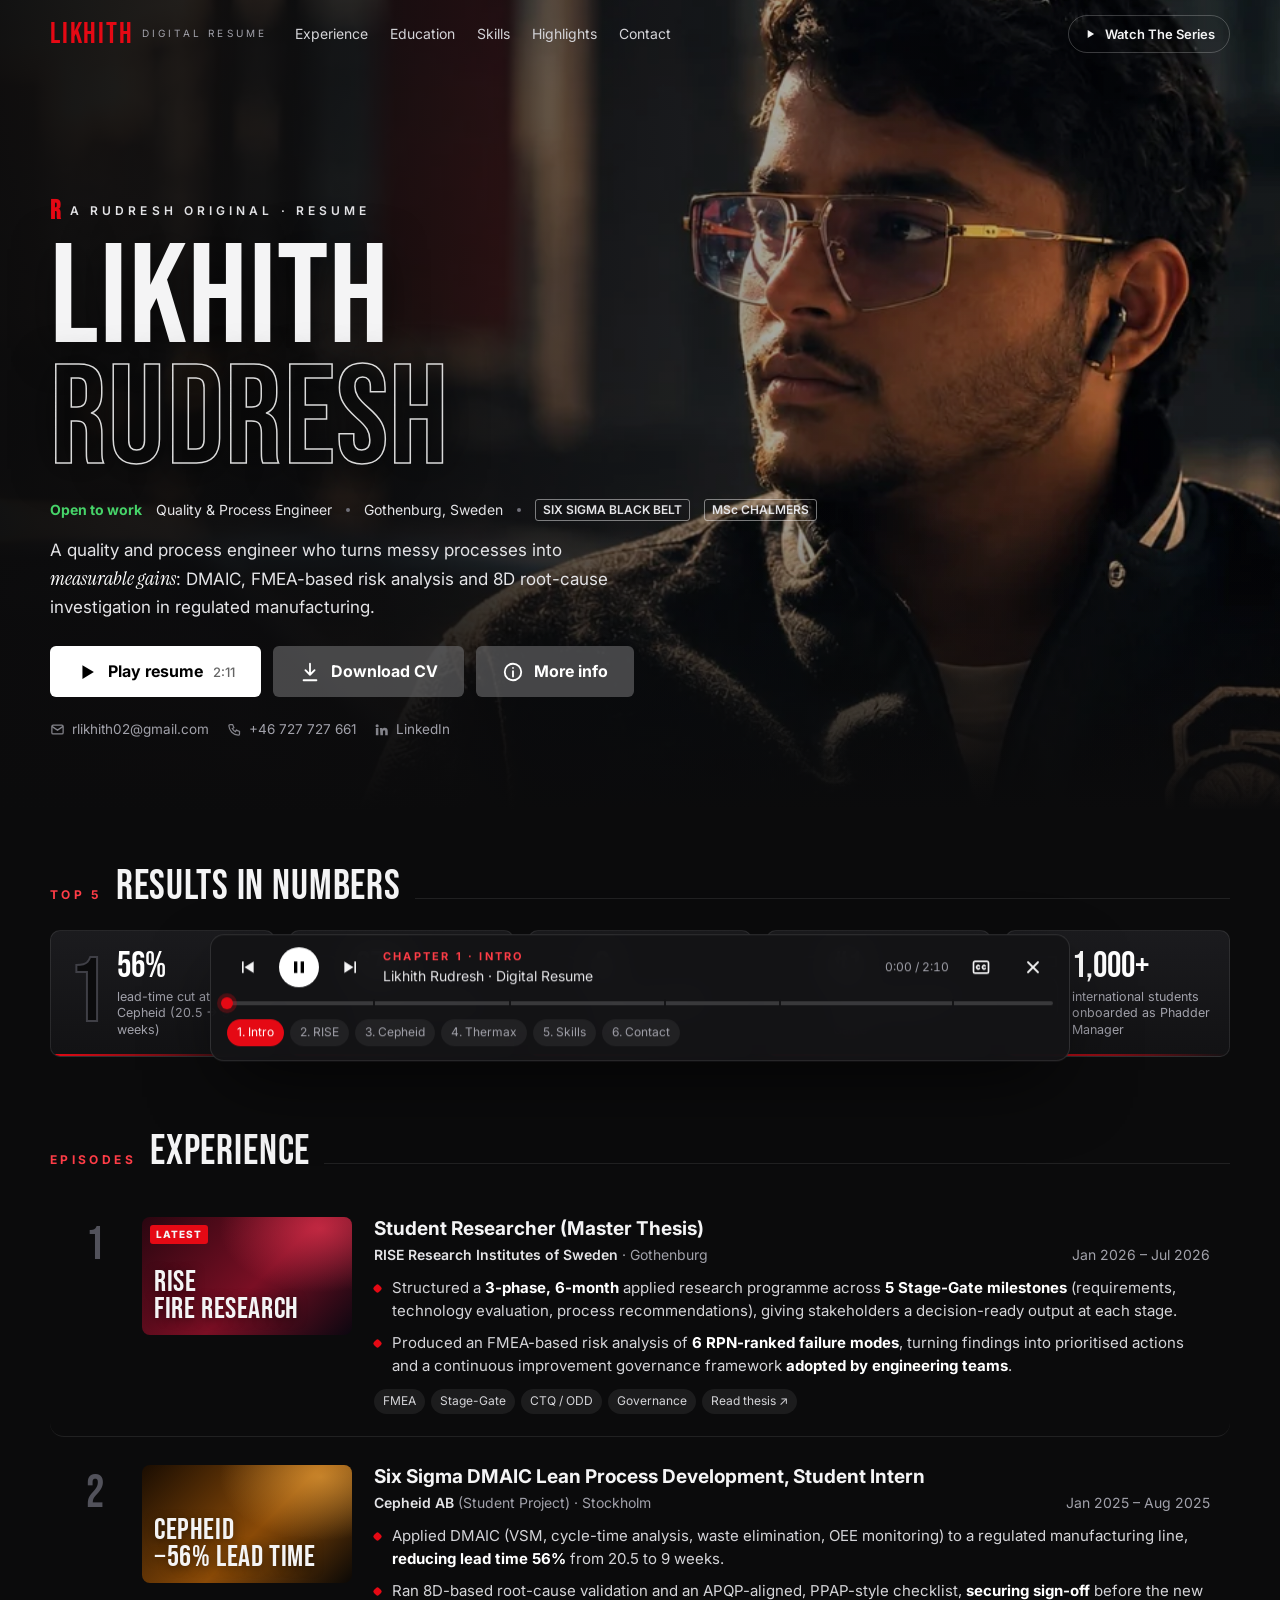
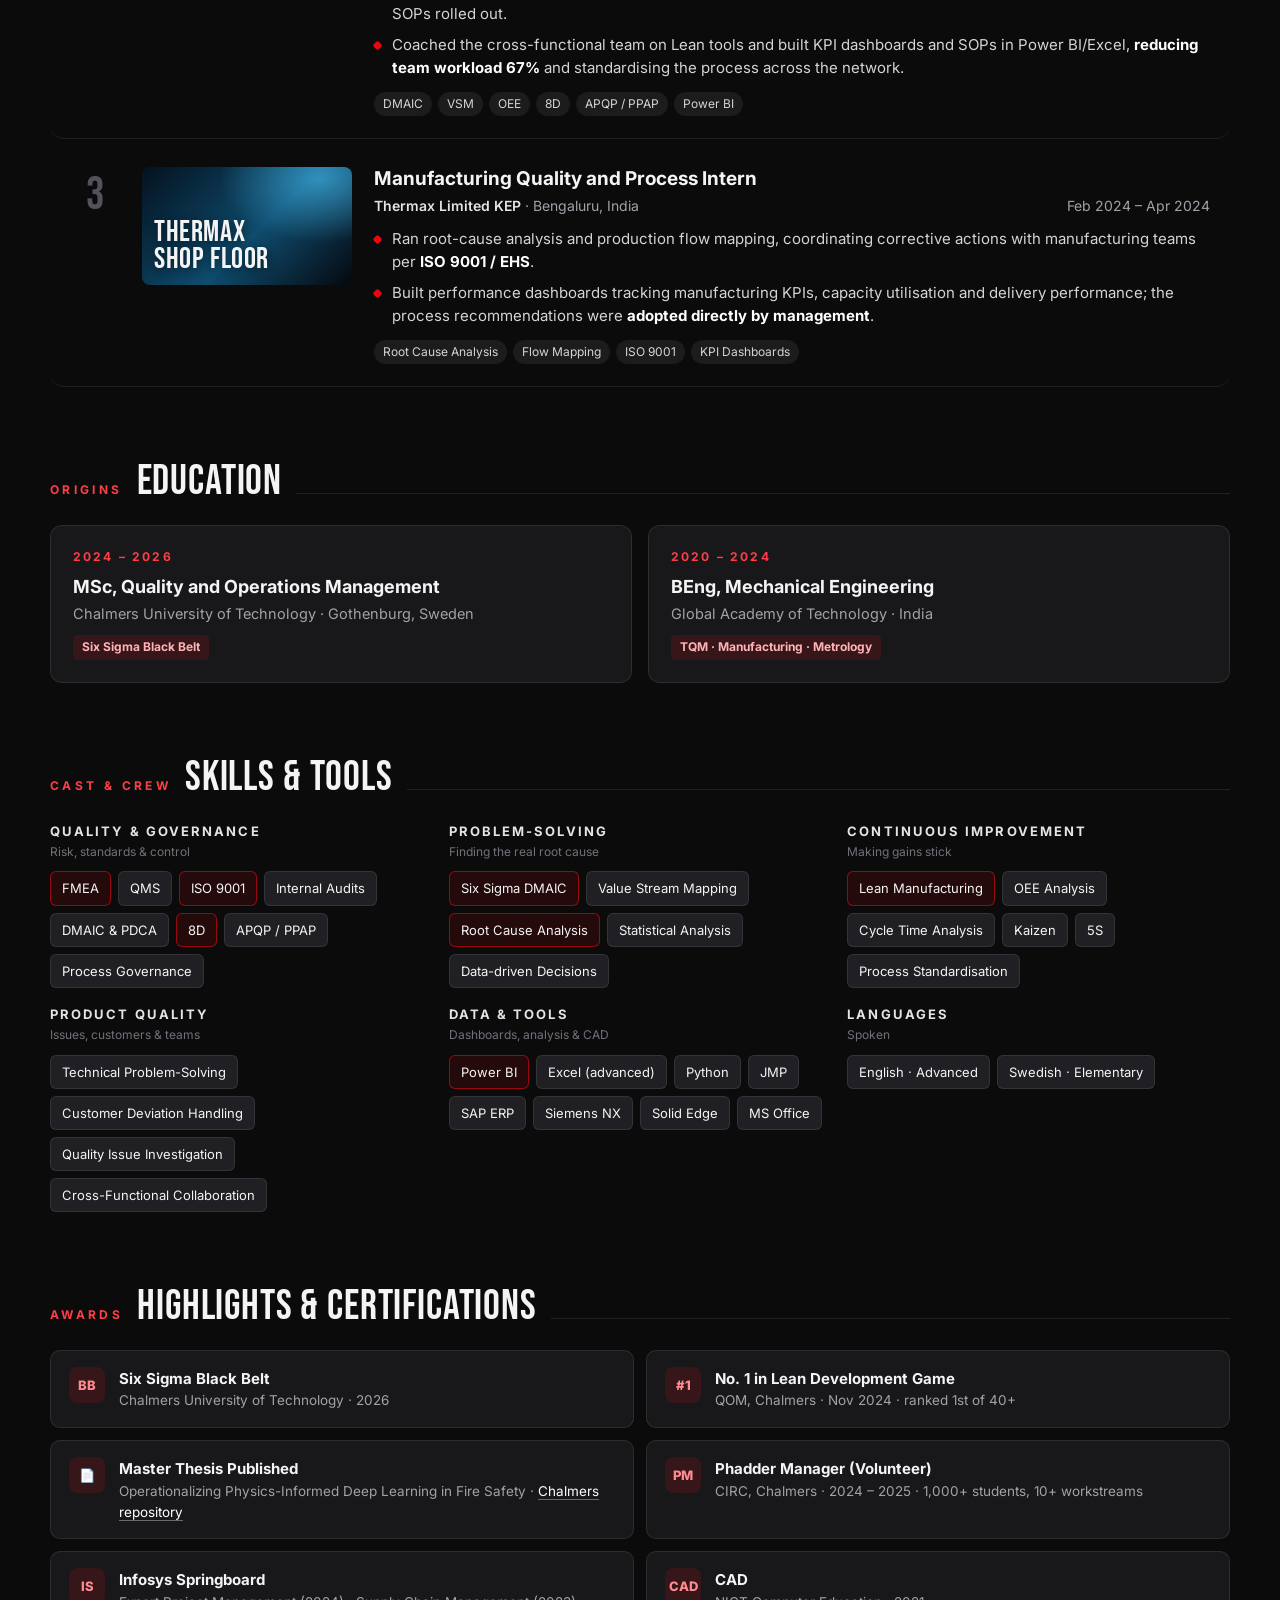
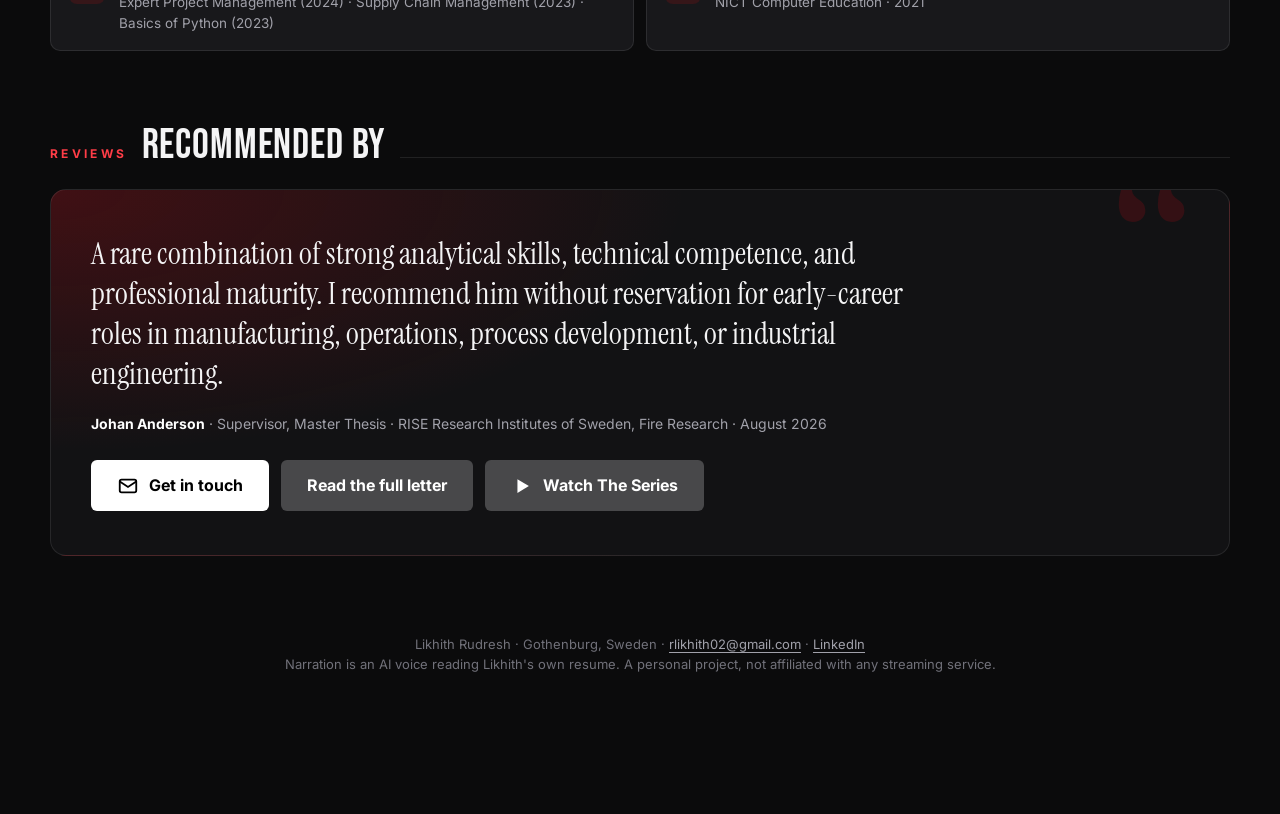
<file: index.html>
<!DOCTYPE html>
<html lang="en">
<head>
<meta charset="utf-8" />
<meta name="viewport" content="width=device-width, initial-scale=1" />
<title>Likhith Rudresh · Digital Resume</title>
<meta name="description" content="Likhith Rudresh, Quality & Process Engineer in Gothenburg. MSc Quality and Operations Management (Chalmers), Six Sigma Black Belt. Press play to hear the resume." />
<meta property="og:title" content="Likhith Rudresh · Digital Resume" />
<meta property="og:description" content="Quality & Process Engineer · Six Sigma Black Belt · MSc Chalmers. Press play to hear the resume." />
<meta property="og:image" content="https://rlikhith02.github.io/series/assets/og-image.jpg" />
<meta property="og:url" content="https://rlikhith02.github.io/" />
<meta name="twitter:card" content="summary_large_image" />
<meta name="theme-color" content="#0b0b0c" />
<link rel="icon" href="series/favicon.svg" type="image/svg+xml" />
<link rel="preconnect" href="https://fonts.googleapis.com" />
<link rel="preconnect" href="https://fonts.gstatic.com" crossorigin />
<link href="https://fonts.googleapis.com/css2?family=Bebas+Neue&family=Instrument+Serif:ital@0;1&family=Inter:wght@300;400;500;600;700;800&display=swap" rel="stylesheet" />
<style>
:root{
  --bg:#0b0b0c; --bg2:#141416; --card:#18181b; --line:rgba(255,255,255,.09);
  --text:#f4f4f5; --mute:#a1a1aa; --dim:#71717a;
  --red:#e50914; --red2:#ff3d47; --glow:rgba(229,9,20,.45);
  --display:'Bebas Neue',Oswald,Impact,sans-serif; --serif:'Instrument Serif',Georgia,serif;
  --sans:'Inter',ui-sans-serif,system-ui,-apple-system,sans-serif;
}
*{box-sizing:border-box;margin:0;padding:0}
html{scroll-behavior:smooth;overflow-x:clip}
body{background:var(--bg);color:var(--text);font-family:var(--sans);line-height:1.55;-webkit-font-smoothing:antialiased;overflow-x:clip}
a{color:inherit;text-decoration:none}
button{font:inherit;color:inherit;background:none;border:0;cursor:pointer}
.wrap{width:min(1180px,100% - 40px);margin-inline:auto}
:focus-visible{outline:2px solid var(--red2);outline-offset:3px;border-radius:6px}

/* nav */
.nav{position:fixed;inset:0 0 auto;z-index:40;transition:background .3s,backdrop-filter .3s}
.nav.solid{background:rgba(11,11,12,.86);backdrop-filter:blur(12px);border-bottom:1px solid var(--line)}
.nav .wrap{display:flex;align-items:center;gap:28px;height:68px}
.logo{font-family:var(--display);font-size:30px;letter-spacing:.06em;color:var(--red);line-height:1}
.logo small{font-family:var(--sans);font-size:10px;letter-spacing:.32em;color:var(--mute);margin-left:8px;vertical-align:middle}
.nav ul{display:flex;gap:22px;list-style:none;font-size:14px;color:#d4d4d8}
.nav ul a:hover{color:#fff}
.nav .sp{flex:1}
.pill{display:inline-flex;align-items:center;gap:8px;padding:8px 14px;border-radius:999px;border:1px solid rgba(255,255,255,.22);font-size:13px;font-weight:600;transition:.2s}
.pill:hover{background:#fff;color:#000}

/* hero */
.hero{position:relative;min-height:min(90vh,820px);display:flex;align-items:flex-end;overflow:hidden}
.hero picture img{position:absolute;inset:0;width:100%;height:100%;object-fit:cover;object-position:0% 30%;filter:brightness(.88) saturate(1.05);transform:scale(1.04);animation:kb 26s ease-in-out infinite alternate}
@keyframes kb{to{transform:scale(1.12) translateX(-1.5%)}}
.hero::before{content:"";position:absolute;inset:0;z-index:1;background:
  linear-gradient(90deg,rgba(11,11,12,.97) 0%,rgba(11,11,12,.82) 30%,rgba(11,11,12,.25) 62%,rgba(11,11,12,.05) 100%),
  linear-gradient(0deg,var(--bg) 0%,rgba(11,11,12,0) 38%),
  radial-gradient(60% 50% at 0% 100%,rgba(229,9,20,.28),transparent 70%)}
.hero .wrap{position:relative;z-index:2;padding:140px 0 70px}
.orig{display:flex;align-items:center;gap:10px;font-size:12px;letter-spacing:.34em;color:#e4e4e7;font-weight:600}
.orig b{font-family:var(--display);font-size:26px;letter-spacing:0;color:var(--red);line-height:1}
h1{font-family:var(--display);font-weight:400;font-size:clamp(64px,11vw,148px);line-height:.86;letter-spacing:.01em;margin:14px 0 18px;text-shadow:0 6px 40px rgba(0,0,0,.6)}
h1 span{display:block;color:transparent;-webkit-text-stroke:1.5px rgba(255,255,255,.85)}
.meta{display:flex;flex-wrap:wrap;align-items:center;gap:10px 14px;font-size:14px;color:#e4e4e7;margin-bottom:16px}
.meta .new{color:#46d369;font-weight:700}
.meta .box{border:1px solid rgba(255,255,255,.45);padding:1px 7px;border-radius:3px;font-size:12px;font-weight:600}
.meta .dot{width:4px;height:4px;border-radius:50%;background:var(--dim)}
.syn{max-width:600px;font-size:17px;color:#e4e4e7;margin-bottom:26px}
.syn em{font-family:var(--serif);font-size:1.15em;color:#fff}
.cta{display:flex;flex-wrap:wrap;gap:12px;margin-bottom:22px}
.btn{display:inline-flex;align-items:center;gap:10px;padding:13px 26px;border-radius:6px;font-weight:700;font-size:16px;transition:transform .15s,background .2s}
.btn:active{transform:scale(.97)}
.btn.play{background:#fff;color:#000}
.btn.play:hover{background:rgba(255,255,255,.82)}
.btn.sec{background:rgba(109,109,110,.6);color:#fff}
.btn.sec:hover{background:rgba(109,109,110,.42)}
.btn svg{width:22px;height:22px}
.btn .t{font-weight:500;font-size:13px;opacity:.6}
.contact{display:flex;flex-wrap:wrap;gap:8px 18px;font-size:13.5px;color:var(--mute)}
.contact a{display:inline-flex;align-items:center;gap:7px}
.contact a:hover{color:#fff}
.contact svg{width:15px;height:15px;opacity:.8}

/* sections */
section{padding:56px 0 18px;scroll-margin-top:80px}
.sh{display:flex;align-items:baseline;gap:14px;margin-bottom:22px}
.sh h2{font-family:var(--display);font-weight:400;font-size:clamp(30px,4vw,42px);letter-spacing:.02em;line-height:1}
.sh .k{font-size:12px;letter-spacing:.28em;color:var(--red2);font-weight:700;text-transform:uppercase}
.sh .ln{flex:1;height:1px;background:var(--line)}
.chap{border-radius:14px;transition:box-shadow .4s,background .4s}
.chap.live{box-shadow:0 0 0 1px rgba(229,9,20,.55),0 18px 60px -20px var(--glow);background:rgba(229,9,20,.045)}

/* top numbers */
.top{display:grid;grid-template-columns:repeat(5,1fr);gap:14px}
.num{position:relative;display:flex;align-items:center;gap:6px;padding:18px 16px 18px 8px;border-radius:10px;background:linear-gradient(180deg,#1b1b1e,#121214);border:1px solid var(--line);overflow:hidden}
.num i{font-style:normal;font-family:var(--display);font-size:92px;line-height:.8;color:var(--bg);-webkit-text-stroke:2px #3f3f46;margin-right:-4px;flex:none;width:56px;text-align:center}
.num b{display:block;font-family:var(--display);font-weight:400;font-size:36px;line-height:1;color:#fff}
.num span{font-size:12.5px;color:var(--mute);line-height:1.3;display:block;margin-top:4px}
.num::after{content:"";position:absolute;inset:auto 0 0 0;height:2px;background:linear-gradient(90deg,var(--red),transparent)}

/* episodes */
.eps{display:flex;flex-direction:column;gap:6px}
.ep{display:grid;grid-template-columns:50px 210px 1fr;gap:22px;padding:22px 20px;border-radius:14px;border-bottom:1px solid var(--line);align-items:start}
.ep .n{font-family:var(--display);font-size:46px;color:#52525b;line-height:1;text-align:center;padding-top:6px}
.thumb{position:relative;aspect-ratio:16/9;border-radius:8px;overflow:hidden;background:var(--g);display:flex;align-items:flex-end;padding:12px;isolation:isolate}
.thumb::before{content:"";position:absolute;inset:0;background:radial-gradient(80% 90% at 85% 10%,var(--a),transparent 60%);opacity:.55;z-index:-1}
.thumb strong{font-family:var(--display);font-weight:400;font-size:30px;line-height:.9;letter-spacing:.02em;text-shadow:0 2px 10px rgba(0,0,0,.5)}
.thumb .bar{position:absolute;left:0;bottom:0;height:3px;width:var(--p,0%);background:var(--red);transition:width .3s linear}
.thumb .badge{position:absolute;top:8px;left:8px;font-size:10px;font-weight:800;letter-spacing:.1em;background:var(--red);padding:2px 6px;border-radius:3px}
.ep h3{font-size:19px;font-weight:700;line-height:1.3}
.ep .who{display:flex;flex-wrap:wrap;justify-content:space-between;gap:4px 14px;color:var(--mute);font-size:14px;margin:3px 0 10px}
.ep .who b{color:#e4e4e7;font-weight:600}
.ep ul{list-style:none;display:flex;flex-direction:column;gap:8px}
.ep li{position:relative;padding-left:18px;color:#d4d4d8;font-size:15px}
.ep li::before{content:"";position:absolute;left:0;top:.62em;width:7px;height:7px;border-radius:2px;background:var(--red);transform:rotate(45deg)}
.ep li mark{background:none;color:#fff;font-weight:700}
.tags{display:flex;flex-wrap:wrap;gap:6px;margin-top:12px}
.tag{font-size:12px;padding:3px 9px;border-radius:999px;background:rgba(255,255,255,.07);color:#d4d4d8}

/* edu + skills */
.two{display:grid;grid-template-columns:1fr 1fr;gap:16px}
.card{padding:22px;border-radius:12px;background:var(--card);border:1px solid var(--line)}
.card .yr{font-size:12px;letter-spacing:.18em;color:var(--red2);font-weight:700}
.card h3{font-size:18px;margin:6px 0 2px}
.card p{color:var(--mute);font-size:14.5px}
.card .ch{display:inline-block;margin-top:10px;font-size:12px;font-weight:700;padding:3px 9px;border-radius:4px;background:rgba(229,9,20,.14);color:#ffb3b7}
.skills{display:grid;grid-template-columns:repeat(3,1fr);gap:16px;padding:16px;margin:-16px}
.sk h4{font-size:13px;letter-spacing:.16em;text-transform:uppercase;color:#e4e4e7;margin-bottom:10px}
.sk h4 small{display:block;font-size:12px;letter-spacing:0;text-transform:none;color:var(--dim);font-weight:400;margin-top:2px}
.chips{display:flex;flex-wrap:wrap;gap:7px}
.chip{font-size:13px;padding:6px 11px;border-radius:6px;background:#202024;border:1px solid var(--line);transition:.2s}
.chip.hot{border-color:rgba(229,9,20,.6);background:rgba(229,9,20,.12)}
.chip:hover{border-color:rgba(255,255,255,.35)}

/* awards */
.awards{display:grid;grid-template-columns:1fr 1fr;gap:12px}
.aw{display:flex;gap:14px;align-items:flex-start;padding:16px 18px;border-radius:10px;background:var(--card);border:1px solid var(--line)}
.aw .ic{flex:none;width:36px;height:36px;border-radius:8px;display:grid;place-items:center;background:rgba(229,9,20,.14);color:#ff8a90;font-weight:800;font-size:13px}
.aw h4{font-size:15px}
.aw p{font-size:13.5px;color:var(--mute)}
.aw a{color:#fff;text-decoration:underline;text-decoration-color:rgba(255,255,255,.35);text-underline-offset:3px}

/* quote */
.quote{position:relative;padding:44px 40px;border-radius:16px;background:radial-gradient(90% 120% at 0% 0%,rgba(229,9,20,.22),transparent 60%),#121214;border:1px solid var(--line);overflow:hidden}
.quote::before{content:"\201C";position:absolute;top:-40px;right:24px;font-family:var(--serif);font-size:260px;color:rgba(229,9,20,.16);line-height:1}
.quote blockquote{font-family:var(--serif);font-size:clamp(22px,2.6vw,31px);line-height:1.3;max-width:860px}
.quote cite{display:block;margin-top:18px;font-style:normal;color:var(--mute);font-size:14px}
.quote cite b{color:#fff}
.endcta{display:flex;flex-wrap:wrap;gap:12px;margin-top:26px}

footer{padding:60px 0 140px;color:var(--dim);font-size:13px;text-align:center}
footer a{color:var(--mute);text-decoration:underline;text-underline-offset:3px}

/* player */
.player{position:fixed;left:50%;bottom:16px;z-index:50;width:min(860px,100% - 24px);transform:translate(-50%,140%);transition:transform .45s cubic-bezier(.2,.8,.2,1);background:rgba(20,20,22,.94);backdrop-filter:blur(16px);border:1px solid rgba(255,255,255,.12);border-radius:14px;box-shadow:0 30px 80px -20px rgba(0,0,0,.8);padding:12px 16px 14px}
.player.on{transform:translate(-50%,0)}
.prow{display:flex;align-items:center;gap:12px}
.pbtn{width:40px;height:40px;border-radius:50%;display:grid;place-items:center;flex:none;transition:background .2s}
.pbtn:hover{background:rgba(255,255,255,.1)}
.pbtn.main{background:#fff;color:#000}
.pbtn.main:hover{background:#ddd}
.pbtn svg{width:20px;height:20px}
.pinfo{flex:1;min-width:0}
.pinfo .c{white-space:nowrap;overflow:hidden;text-overflow:ellipsis;font-size:11px;letter-spacing:.2em;color:var(--red2);font-weight:700;text-transform:uppercase}
.pinfo .s{font-size:14px;color:#e4e4e7;white-space:nowrap;overflow:hidden;text-overflow:ellipsis}
.ptime{font-size:12px;color:var(--mute);font-variant-numeric:tabular-nums;flex:none}
.track{position:relative;height:16px;margin-top:8px;cursor:pointer;touch-action:none}
.track .rail{position:absolute;left:0;right:0;top:6px;height:4px;border-radius:4px;background:rgba(255,255,255,.16);overflow:hidden}
.track .fill{position:absolute;inset:0 auto 0 0;width:0;background:var(--red)}
.track .tick{position:absolute;top:4px;width:2px;height:8px;background:rgba(20,20,22,.95)}
.track .knob{position:absolute;top:2px;width:12px;height:12px;margin-left:-6px;border-radius:50%;background:var(--red);box-shadow:0 0 0 4px rgba(229,9,20,.25);left:0}
.chaps{display:flex;gap:6px;margin-top:8px;overflow-x:auto;scrollbar-width:none}
.chaps::-webkit-scrollbar{display:none}
.chaps button{font-size:12px;padding:4px 10px;border-radius:999px;background:rgba(255,255,255,.06);color:var(--mute);white-space:nowrap;flex:none}
.chaps button.on{background:var(--red);color:#fff}
.subs{position:fixed;left:50%;bottom:150px;z-index:49;transform:translateX(-50%);width:min(820px,100% - 32px);text-align:center;pointer-events:none;opacity:0;transition:opacity .3s}
.subs.on{opacity:1}
.subs span{display:inline;background:rgba(0,0,0,.78);padding:4px 10px;border-radius:4px;font-size:clamp(15px,1.8vw,19px);line-height:1.7;box-decoration-break:clone;-webkit-box-decoration-break:clone}

.rv{opacity:0;transform:translateY(22px);transition:opacity .7s ease,transform .7s ease}
.rv.in{opacity:1;transform:none}

@media (max-width:980px){
  .nav ul{display:none}
  .top{grid-template-columns:repeat(2,1fr)}
  .top .num:last-child{grid-column:span 2}
  .skills{grid-template-columns:1fr 1fr}
}
@media (max-width:720px){
  .hero{min-height:auto}
  .hero picture img{height:440px;object-position:46% 30%;animation:none;transform:none}
  .hero::before{background:linear-gradient(180deg,rgba(11,11,12,.35) 0px,rgba(11,11,12,0) 120px,rgba(11,11,12,.15) 230px,var(--bg) 430px),radial-gradient(70% 40% at 0% 100%,rgba(229,9,20,.22),transparent 70%)}
  .hero .wrap{padding:330px 0 40px}
  .logo small{display:none}
  .ep{grid-template-columns:1fr;gap:12px;padding:18px 6px}
  .ep .n{display:none}
  .thumb{max-width:none}
  .two,.awards,.skills{grid-template-columns:1fr}
  .quote{padding:32px 22px}
  .subs{bottom:178px}
  .btn{padding:12px 20px;font-size:15px}
  .pill span{display:none}
  .ptime,.pinfo .s{display:none}
  .prow{gap:6px}
  .player{padding:10px 12px 12px}
  .subs{bottom:160px}
}
@media (prefers-reduced-motion:reduce){
  .hero picture img{animation:none}
  .rv{opacity:1;transform:none;transition:none}
  html{scroll-behavior:auto}
}
@media print{
  body{background:#fff;color:#111}
  .nav,.player,.subs,.cta,.hero picture,.thumb,.ep .n,.endcta,footer,.num i{display:none!important}
  .hero{min-height:0}.hero::before{display:none}.hero .wrap{padding:0}
  h1{font-size:48px;text-shadow:none;margin:0 0 6px}h1 span{color:#111;-webkit-text-stroke:0}
  .orig,.meta,.syn,.contact,.ep li,.ep .who,.card p,.aw p,.quote cite,.num span{color:#333!important}
  .ep h3,.num b,.quote blockquote,.ep li mark{color:#111!important}
  .ep{grid-template-columns:1fr;padding:8px 0;break-inside:avoid}
  .card,.aw,.num,.quote,.chip{background:#fff!important;border-color:#ccc!important}
  .rv{opacity:1!important;transform:none!important}
  section{padding:16px 0 4px}
}
</style>
</head>
<body>

<header class="nav" id="nav">
  <div class="wrap">
    <a class="logo" href="#top">LIKHITH<small>DIGITAL RESUME</small></a>
    <ul>
      <li><a href="#experience">Experience</a></li>
      <li><a href="#education">Education</a></li>
      <li><a href="#skills">Skills</a></li>
      <li><a href="#awards">Highlights</a></li>
      <li><a href="#contact">Contact</a></li>
    </ul>
    <span class="sp"></span>
    <a class="pill" href="series/" title="Open the full portfolio">
      <svg width="14" height="14" viewBox="0 0 24 24" fill="currentColor"><path d="M8 5v14l11-7z"/></svg><span>Watch The Series</span>
    </a>
  </div>
</header>

<main id="top">
  <div class="hero chap" data-chap="intro" style="border-radius:0">
    <picture>
      <img src="series/assets/hero-wide-1400.webp" srcset="series/assets/hero-wide-800.webp 800w, series/assets/hero-wide-1400.webp 1400w, series/assets/hero-wide-2400.webp 2400w" sizes="100vw" alt="Likhith Rudresh" fetchpriority="high" />
    </picture>
    <div class="wrap">
      <div class="orig"><b>R</b> A RUDRESH ORIGINAL · RESUME</div>
      <h1>Likhith<span>Rudresh</span></h1>
      <div class="meta">
        <span class="new">Open to work</span>
        <span>Quality &amp; Process Engineer</span><span class="dot"></span>
        <span>Gothenburg, Sweden</span><span class="dot"></span>
        <span class="box">SIX SIGMA BLACK BELT</span>
        <span class="box">MSc CHALMERS</span>
      </div>
      <p class="syn">A quality and process engineer who turns messy processes into <em>measurable gains</em>: DMAIC, FMEA-based risk analysis and 8D root-cause investigation in regulated manufacturing.</p>
      <div class="cta">
        <button class="btn play" id="playBtn" aria-label="Play the narrated resume">
          <svg viewBox="0 0 24 24" fill="currentColor"><path d="M7 4.5v15l12.5-7.5z"/></svg>
          <span id="playLbl">Play resume</span><span class="t">2:11</span>
        </button>
        <a class="btn sec" href="series/assets/Likhith_Rudresh_Resume.pdf" download>
          <svg viewBox="0 0 24 24" fill="none" stroke="currentColor" stroke-width="2" stroke-linecap="round" stroke-linejoin="round"><path d="M12 3v12m0 0-5-5m5 5 5-5M5 21h14"/></svg>
          Download CV
        </a>
        <a class="btn sec" href="#contact">
          <svg viewBox="0 0 24 24" fill="none" stroke="currentColor" stroke-width="2"><circle cx="12" cy="12" r="9"/><path d="M12 11v6M12 7.5v.01" stroke-linecap="round"/></svg>
          More info
        </a>
      </div>
      <div class="contact">
        <a href="mailto:rlikhith02@gmail.com"><svg viewBox="0 0 24 24" fill="none" stroke="currentColor" stroke-width="2"><rect x="3" y="5" width="18" height="14" rx="2"/><path d="m3 7 9 6 9-6"/></svg>rlikhith02@gmail.com</a>
        <a href="tel:+46727727661"><svg viewBox="0 0 24 24" fill="none" stroke="currentColor" stroke-width="2"><path d="M5 4h4l2 5-2.5 1.5a11 11 0 0 0 5 5L15 13l5 2v4a2 2 0 0 1-2 2A16 16 0 0 1 3 6a2 2 0 0 1 2-2"/></svg>+46 727 727 661</a>
        <a href="https://linkedin.com/in/likhithrudresh" target="_blank" rel="noopener"><svg viewBox="0 0 24 24" fill="currentColor"><path d="M4.98 3.5a2.5 2.5 0 1 1 0 5 2.5 2.5 0 0 1 0-5M3 9.5h4V21H3zM9.5 9.5h3.8v1.6h.06c.53-1 1.84-2.06 3.79-2.06 4.05 0 4.8 2.67 4.8 6.13V21h-4v-5.1c0-1.22-.02-2.78-1.7-2.78-1.7 0-1.95 1.32-1.95 2.69V21h-4z"/></svg>LinkedIn</a>
      </div>
    </div>
  </div>

  <div class="wrap">
    <section id="numbers" aria-label="Key results">
      <div class="sh rv"><span class="k">Top 5</span><h2>Results in numbers</h2><span class="ln"></span></div>
      <div class="top rv">
        <div class="num"><i>1</i><div><b>56%</b><span>lead-time cut at Cepheid (20.5 → 9 weeks)</span></div></div>
        <div class="num"><i>2</i><div><b>67%</b><span>less team workload with KPI dashboards &amp; SOPs</span></div></div>
        <div class="num"><i>3</i><div><b>6</b><span>failure modes RPN-ranked; framework adopted</span></div></div>
        <div class="num"><i>4</i><div><b>#1</b><span>of 40+ in the Chalmers Lean Development Game</span></div></div>
        <div class="num"><i>5</i><div><b>1,000+</b><span>international students onboarded as Phadder Manager</span></div></div>
      </div>
    </section>

    <section id="experience">
      <div class="sh rv"><span class="k">Episodes</span><h2>Experience</h2><span class="ln"></span></div>
      <div class="eps">
        <article class="ep chap rv" data-chap="rise">
          <div class="n">1</div>
          <div class="thumb" style="--g:linear-gradient(135deg,#2a0610,#7a0f24 55%,#0b0710);--a:#ff3d5a"><span class="badge">LATEST</span><strong>RISE<br/>Fire Research</strong><span class="bar"></span></div>
          <div>
            <h3>Student Researcher (Master Thesis)</h3>
            <div class="who"><span><b>RISE Research Institutes of Sweden</b> · Gothenburg</span><span>Jan 2026 – Jul 2026</span></div>
            <ul>
              <li>Structured a <mark>3-phase, 6-month</mark> applied research programme across <mark>5 Stage-Gate milestones</mark> (requirements, technology evaluation, process recommendations), giving stakeholders a decision-ready output at each stage.</li>
              <li>Produced an FMEA-based risk analysis of <mark>6 RPN-ranked failure modes</mark>, turning findings into prioritised actions and a continuous improvement governance framework <mark>adopted by engineering teams</mark>.</li>
            </ul>
            <div class="tags"><span class="tag">FMEA</span><span class="tag">Stage-Gate</span><span class="tag">CTQ / ODD</span><span class="tag">Governance</span><a class="tag" href="https://hdl.handle.net/20.500.12380/312563" target="_blank" rel="noopener">Read thesis ↗</a></div>
          </div>
        </article>

        <article class="ep chap rv" data-chap="cepheid">
          <div class="n">2</div>
          <div class="thumb" style="--g:linear-gradient(135deg,#1a0d02,#8a4a07 55%,#0a0806);--a:#ffb547"><strong>Cepheid<br/>−56% lead time</strong><span class="bar"></span></div>
          <div>
            <h3>Six Sigma DMAIC Lean Process Development, Student Intern</h3>
            <div class="who"><span><b>Cepheid AB</b> (Student Project) · Stockholm</span><span>Jan 2025 – Aug 2025</span></div>
            <ul>
              <li>Applied DMAIC (VSM, cycle-time analysis, waste elimination, OEE monitoring) to a regulated manufacturing line, <mark>reducing lead time 56%</mark> from 20.5 to 9 weeks.</li>
              <li>Ran 8D-based root-cause validation and an APQP-aligned, PPAP-style checklist, <mark>securing sign-off</mark> before the new SOPs rolled out.</li>
              <li>Coached the cross-functional team on Lean tools and built KPI dashboards and SOPs in Power BI/Excel, <mark>reducing team workload 67%</mark> and standardising the process across the network.</li>
            </ul>
            <div class="tags"><span class="tag">DMAIC</span><span class="tag">VSM</span><span class="tag">OEE</span><span class="tag">8D</span><span class="tag">APQP / PPAP</span><span class="tag">Power BI</span></div>
          </div>
        </article>

        <article class="ep chap rv" data-chap="thermax">
          <div class="n">3</div>
          <div class="thumb" style="--g:linear-gradient(135deg,#04121f,#0f4c6e 55%,#05080d);--a:#4cc9ff"><strong>Thermax<br/>Shop floor</strong><span class="bar"></span></div>
          <div>
            <h3>Manufacturing Quality and Process Intern</h3>
            <div class="who"><span><b>Thermax Limited KEP</b> · Bengaluru, India</span><span>Feb 2024 – Apr 2024</span></div>
            <ul>
              <li>Ran root-cause analysis and production flow mapping, coordinating corrective actions with manufacturing teams per <mark>ISO 9001 / EHS</mark>.</li>
              <li>Built performance dashboards tracking manufacturing KPIs, capacity utilisation and delivery performance; the process recommendations were <mark>adopted directly by management</mark>.</li>
            </ul>
            <div class="tags"><span class="tag">Root Cause Analysis</span><span class="tag">Flow Mapping</span><span class="tag">ISO 9001</span><span class="tag">KPI Dashboards</span></div>
          </div>
        </article>
      </div>
    </section>

    <section id="education">
      <div class="sh rv"><span class="k">Origins</span><h2>Education</h2><span class="ln"></span></div>
      <div class="two rv">
        <div class="card"><div class="yr">2024 – 2026</div><h3>MSc, Quality and Operations Management</h3><p>Chalmers University of Technology · Gothenburg, Sweden</p><span class="ch">Six Sigma Black Belt</span></div>
        <div class="card"><div class="yr">2020 – 2024</div><h3>BEng, Mechanical Engineering</h3><p>Global Academy of Technology · India</p><span class="ch">TQM · Manufacturing · Metrology</span></div>
      </div>
    </section>

    <section id="skills" class="chap" data-chap="skills" style="padding-inline:0">
      <div class="sh rv"><span class="k">Cast &amp; crew</span><h2>Skills &amp; tools</h2><span class="ln"></span></div>
      <div class="skills rv">
        <div class="sk"><h4>Quality &amp; Governance<small>Risk, standards &amp; control</small></h4><div class="chips"><span class="chip hot">FMEA</span><span class="chip">QMS</span><span class="chip hot">ISO 9001</span><span class="chip">Internal Audits</span><span class="chip">DMAIC &amp; PDCA</span><span class="chip hot">8D</span><span class="chip">APQP / PPAP</span><span class="chip">Process Governance</span></div></div>
        <div class="sk"><h4>Problem-Solving<small>Finding the real root cause</small></h4><div class="chips"><span class="chip hot">Six Sigma DMAIC</span><span class="chip">Value Stream Mapping</span><span class="chip hot">Root Cause Analysis</span><span class="chip">Statistical Analysis</span><span class="chip">Data-driven Decisions</span></div></div>
        <div class="sk"><h4>Continuous Improvement<small>Making gains stick</small></h4><div class="chips"><span class="chip hot">Lean Manufacturing</span><span class="chip">OEE Analysis</span><span class="chip">Cycle Time Analysis</span><span class="chip">Kaizen</span><span class="chip">5S</span><span class="chip">Process Standardisation</span></div></div>
        <div class="sk"><h4>Product Quality<small>Issues, customers &amp; teams</small></h4><div class="chips"><span class="chip">Technical Problem-Solving</span><span class="chip">Customer Deviation Handling</span><span class="chip">Quality Issue Investigation</span><span class="chip">Cross-Functional Collaboration</span></div></div>
        <div class="sk"><h4>Data &amp; Tools<small>Dashboards, analysis &amp; CAD</small></h4><div class="chips"><span class="chip hot">Power BI</span><span class="chip">Excel (advanced)</span><span class="chip">Python</span><span class="chip">JMP</span><span class="chip">SAP ERP</span><span class="chip">Siemens NX</span><span class="chip">Solid Edge</span><span class="chip">MS Office</span></div></div>
        <div class="sk"><h4>Languages<small>Spoken</small></h4><div class="chips"><span class="chip">English · Advanced</span><span class="chip">Swedish · Elementary</span></div></div>
      </div>
    </section>

    <section id="awards">
      <div class="sh rv"><span class="k">Awards</span><h2>Highlights &amp; certifications</h2><span class="ln"></span></div>
      <div class="awards rv">
        <div class="aw"><span class="ic">BB</span><div><h4>Six Sigma Black Belt</h4><p>Chalmers University of Technology · 2026</p></div></div>
        <div class="aw"><span class="ic">#1</span><div><h4>No. 1 in Lean Development Game</h4><p>QOM, Chalmers · Nov 2024 · ranked 1st of 40+</p></div></div>
        <div class="aw"><span class="ic">📄</span><div><h4>Master Thesis Published</h4><p>Operationalizing Physics-Informed Deep Learning in Fire Safety · <a href="https://hdl.handle.net/20.500.12380/312563" target="_blank" rel="noopener">Chalmers repository</a></p></div></div>
        <div class="aw"><span class="ic">PM</span><div><h4>Phadder Manager (Volunteer)</h4><p>CIRC, Chalmers · 2024 – 2025 · 1,000+ students, 10+ workstreams</p></div></div>
        <div class="aw"><span class="ic">IS</span><div><h4>Infosys Springboard</h4><p>Expert Project Management (2024) · Supply Chain Management (2023) · Basics of Python (2023)</p></div></div>
        <div class="aw"><span class="ic">CAD</span><div><h4>CAD</h4><p>NICT Computer Education · 2021</p></div></div>
      </div>
    </section>

    <section id="contact" class="chap" data-chap="outro" style="padding-inline:0">
      <div class="sh rv"><span class="k">Reviews</span><h2>Recommended by</h2><span class="ln"></span></div>
      <div class="quote rv">
        <blockquote>A rare combination of strong analytical skills, technical competence, and professional maturity. I recommend him without reservation for early-career roles in manufacturing, operations, process development, or industrial engineering.</blockquote>
        <cite><b>Johan Anderson</b> · Supervisor, Master Thesis · RISE Research Institutes of Sweden, Fire Research · August 2026</cite>
        <div class="endcta">
          <a class="btn play" href="mailto:rlikhith02@gmail.com">
            <svg viewBox="0 0 24 24" fill="none" stroke="currentColor" stroke-width="2"><rect x="3" y="5" width="18" height="14" rx="2"/><path d="m3 7 9 6 9-6"/></svg>Get in touch</a>
          <a class="btn sec" href="series/assets/Likhith_Rudresh_Recommendation_Letter.pdf" target="_blank" rel="noopener">Read the full letter</a>
          <a class="btn sec" href="series/">
            <svg viewBox="0 0 24 24" fill="currentColor"><path d="M7 4.5v15l12.5-7.5z"/></svg>Watch The Series</a>
        </div>
      </div>
    </section>
  </div>
</main>

<footer>
  <div class="wrap">Likhith Rudresh · Gothenburg, Sweden · <a href="mailto:rlikhith02@gmail.com">rlikhith02@gmail.com</a> · <a href="https://linkedin.com/in/likhithrudresh" target="_blank" rel="noopener">LinkedIn</a><br/>Narration is an AI voice reading Likhith's own resume. A personal project, not affiliated with any streaming service.</div>
</footer>

<div class="subs" id="subs" aria-hidden="true"><span id="subTxt"></span></div>

<div class="player" id="player" role="region" aria-label="Resume narration player">
  <div class="prow">
    <button class="pbtn" id="prevBtn" aria-label="Previous chapter"><svg viewBox="0 0 24 24" fill="currentColor"><path d="M6 5h2v14H6zM20 5v14L9 12z"/></svg></button>
    <button class="pbtn main" id="ppBtn" aria-label="Pause"><svg viewBox="0 0 24 24" fill="currentColor" id="ppIco"><path d="M6 5h4v14H6zM14 5h4v14h-4z"/></svg></button>
    <button class="pbtn" id="nextBtn" aria-label="Next chapter"><svg viewBox="0 0 24 24" fill="currentColor"><path d="M16 5h2v14h-2zM4 5v14l11-7z"/></svg></button>
    <div class="pinfo"><div class="c" id="pChap">Chapter 1 · Intro</div><div class="s" id="pSub">Likhith Rudresh · Digital Resume</div></div>
    <span class="ptime" id="pTime">0:00 / 2:11</span>
    <button class="pbtn" id="ccBtn" aria-label="Toggle subtitles" aria-pressed="true" title="Subtitles"><svg viewBox="0 0 24 24" fill="none" stroke="currentColor" stroke-width="2"><rect x="3" y="5" width="18" height="14" rx="2"/><path d="M10 10.5a2 2 0 1 0 0 3M17 10.5a2 2 0 1 0 0 3" stroke-linecap="round"/></svg></button>
    <button class="pbtn" id="xBtn" aria-label="Close player"><svg viewBox="0 0 24 24" fill="none" stroke="currentColor" stroke-width="2.2" stroke-linecap="round"><path d="M6 6l12 12M18 6 6 18"/></svg></button>
  </div>
  <div class="track" id="track" role="slider" aria-label="Seek" tabindex="0" aria-valuemin="0" aria-valuemax="131" aria-valuenow="0">
    <div class="rail"><div class="fill" id="fill"></div></div>
    <div class="knob" id="knob"></div>
  </div>
  <div class="chaps" id="chaps"></div>
</div>

<audio id="aud" src="cv/narration.mp3" preload="metadata"></audio>

<script>
(()=>{
const CH=[{"id": "intro", "label": "Intro", "start": 0.0, "text": "Hi, I'm Likhith Rudresh, a quality and process engineer based in Gothenburg, Sweden. I hold an MSc in Quality and Operations Management from Chalmers and a Six Sigma Black Belt, and I specialise in DMAIC, FMEA-based risk analysis and 8D root-cause investigation in regulated manufacturing."}, {"id": "rise", "label": "RISE", "start": 23.14, "text": "Most recently, at RISE Research Institutes of Sweden, I ran my master thesis as a three-phase, six-month programme across five Stage-Gate milestones. My FMEA ranked six failure modes by risk, and the governance framework that came out of it was adopted by the engineering teams."}, {"id": "cepheid", "label": "Cepheid", "start": 44.69, "text": "At Cepheid in Stockholm, I applied Six Sigma DMAIC to a regulated manufacturing line and cut lead time by 56% from 20.5 weeks to nine. I validated root causes with 8D, secured sign-off with an APQP-aligned checklist, and built KPI dashboards that reduced team workload by 67%."}, {"id": "thermax", "label": "Thermax", "start": 69.13, "text": "At Thermax in Bengaluru, I ran root-cause analysis and production flow mapping, coordinated corrective actions under ISO 9001 and EHS, and built KPI dashboards whose recommendations management adopted directly."}, {"id": "skills", "label": "Skills", "start": 87.45, "text": "My toolkit spans FMEA, ISO 9001, 8D, APQP and PPAP, value stream mapping, Lean and OEE, with Power BI, Excel, Python, JMP and SAP ERP for the data. I ranked first of more than forty in the Chalmers Lean Development Game, and I led volunteer teams that onboarded 1,000+ international students."}, {"id": "outro", "label": "Contact", "start": 114.86, "text": "My thesis supervisor at RISE recommends me without reservation. If you're hiring a quality or process engineer, I'd love to talk. Download my CV, or watch the full series to see the projects in 3D."}];
const DUR=130.8;
const $=s=>document.querySelector(s);
const aud=$('#aud'),player=$('#player'),fill=$('#fill'),knob=$('#knob'),track=$('#track'),subs=$('#subs'),subTxt=$('#subTxt');
let cc=true,cur=-1,userScrollAt=0,started=false;

// nav background
const nav=$('#nav');
const onScroll=()=>nav.classList.toggle('solid',scrollY>40);
addEventListener('scroll',onScroll,{passive:true});onScroll();
['wheel','touchmove','keydown'].forEach(e=>addEventListener(e,()=>{userScrollAt=Date.now()},{passive:true}));

// reveal
const io=new IntersectionObserver(es=>es.forEach(e=>{if(e.isIntersecting){e.target.classList.add('in');io.unobserve(e.target)}}),{rootMargin:'0px 0px -8% 0px'});
document.querySelectorAll('.rv').forEach(el=>io.observe(el));

// sentences per chapter, timed by character share
CH.forEach((c,i)=>{
  const end=i<CH.length-1?CH[i+1].start:DUR, len=end-c.start-0.6;
  const parts=c.text.match(/[^.!?]+[.!?]+/g)||[c.text];
  const total=parts.reduce((a,p)=>a+p.length,0);let t=c.start;
  c.sents=parts.map(p=>{const s={t,txt:p.trim()};t+=len*p.length/total;return s});
  c.end=end;
});

// chapter chips & ticks
const chapsEl=$('#chaps');
CH.forEach((c,i)=>{
  const b=document.createElement('button');b.textContent=(i+1)+'. '+c.label;b.onclick=()=>seek(c.start+0.01);chapsEl.appendChild(b);c.btn=b;
  if(i){const tk=document.createElement('div');tk.className='tick';tk.style.left=(c.start/DUR*100)+'%';track.appendChild(tk)}
});

const fmt=s=>{s=Math.max(0,Math.floor(s));return Math.floor(s/60)+':'+String(s%60).padStart(2,'0')};
const PLAY='<path d="M7 4.5v15l12.5-7.5z"/>',PAUSE='<path d="M6 5h4v14H6zM14 5h4v14h-4z"/>';

function setChapter(i){
  if(i===cur)return;cur=i;
  CH.forEach((c,j)=>{c.btn.classList.toggle('on',j===i)});
  document.querySelectorAll('.chap').forEach(el=>el.classList.toggle('live',!aud.paused&&CH[i]&&el.dataset.chap===CH[i].id));
  $('#pChap').textContent='Chapter '+(i+1)+' · '+CH[i].label;
  const el=document.querySelector('[data-chap="'+CH[i].id+'"]');
  if(el&&!aud.paused&&Date.now()-userScrollAt>4000){
    const r=el.getBoundingClientRect();
    if(CH[i].id==='intro')scrollTo({top:0,behavior:'smooth'});
    else scrollTo({top:scrollY+r.top-90,behavior:'smooth'});
  }
}
function tick(){
  const t=aud.currentTime,p=Math.min(1,t/DUR);
  fill.style.width=knob.style.left=(p*100)+'%';
  $('#pTime').textContent=fmt(t)+' / '+fmt(DUR);
  track.setAttribute('aria-valuenow',Math.floor(t));
  let i=0;CH.forEach((c,j)=>{if(t>=c.start)i=j});
  setChapter(i);
  const c=CH[i];
  // per-episode progress bar on thumbnails
  document.querySelectorAll('.ep').forEach(ep=>{
    const ch=CH.find(x=>x.id===ep.dataset.chap);if(!ch)return;
    const q=Math.max(0,Math.min(1,(t-ch.start)/(ch.end-ch.start)));
    ep.querySelector('.bar').style.setProperty('--p',(q*100)+'%');
  });
  let s=c.sents[0];c.sents.forEach(x=>{if(t>=x.t)s=x});
  if(subTxt.textContent!==s.txt)subTxt.textContent=s.txt;
}
function ui(){
  const playing=!aud.paused;
  $('#ppIco').innerHTML=playing?PAUSE:PLAY;$('#ppBtn').setAttribute('aria-label',playing?'Pause':'Play');
  $('#playLbl').textContent=playing?'Pause resume':(started&&aud.currentTime>0.5&&!aud.ended?'Resume':'Play resume');
  subs.classList.toggle('on',playing&&cc);
  document.querySelectorAll('.chap').forEach(el=>el.classList.toggle('live',playing&&CH[cur]&&el.dataset.chap===CH[cur].id));
}
function play(){started=true;player.classList.add('on');aud.play().catch(()=>{})}
function seek(t){aud.currentTime=Math.max(0,Math.min(DUR-0.05,t));userScrollAt=0;cur=-1;tick();if(aud.paused)play()}

$('#playBtn').onclick=()=>aud.paused?play():aud.pause();
$('#ppBtn').onclick=()=>aud.paused?play():aud.pause();
$('#prevBtn').onclick=()=>{const t=aud.currentTime;let i=0;CH.forEach((c,j)=>{if(t>=c.start+1.5)i=j});seek(CH[Math.max(0,t-CH[i].start<1.5?i-1:i)].start)};
$('#nextBtn').onclick=()=>{if(cur<CH.length-1)seek(CH[cur+1].start)};
$('#ccBtn').onclick=e=>{cc=!cc;e.currentTarget.setAttribute('aria-pressed',cc);e.currentTarget.style.opacity=cc?1:.45;ui()};
$('#xBtn').onclick=()=>{aud.pause();player.classList.remove('on')};
aud.addEventListener('timeupdate',tick);
aud.addEventListener('play',()=>{ui();cur=-1;tick()});
aud.addEventListener('pause',ui);
aud.addEventListener('ended',()=>{ui();aud.currentTime=0;started=false;ui()});

// seeking on track
const seekAt=x=>{const r=track.getBoundingClientRect();seek((x-r.left)/r.width*DUR)};
track.addEventListener('pointerdown',e=>{seekAt(e.clientX);const mv=ev=>seekAt(ev.clientX);const up=()=>{removeEventListener('pointermove',mv);removeEventListener('pointerup',up)};addEventListener('pointermove',mv);addEventListener('pointerup',up)});
track.addEventListener('keydown',e=>{if(e.key==='ArrowRight')seek(aud.currentTime+5);if(e.key==='ArrowLeft')seek(aud.currentTime-5)});
addEventListener('keydown',e=>{if(e.code==='Space'&&player.classList.contains('on')&&!/INPUT|TEXTAREA|BUTTON|A/.test(document.activeElement.tagName)){e.preventDefault();aud.paused?play():aud.pause()}});
tick();
})();
</script>
</body>
</html>
</file>
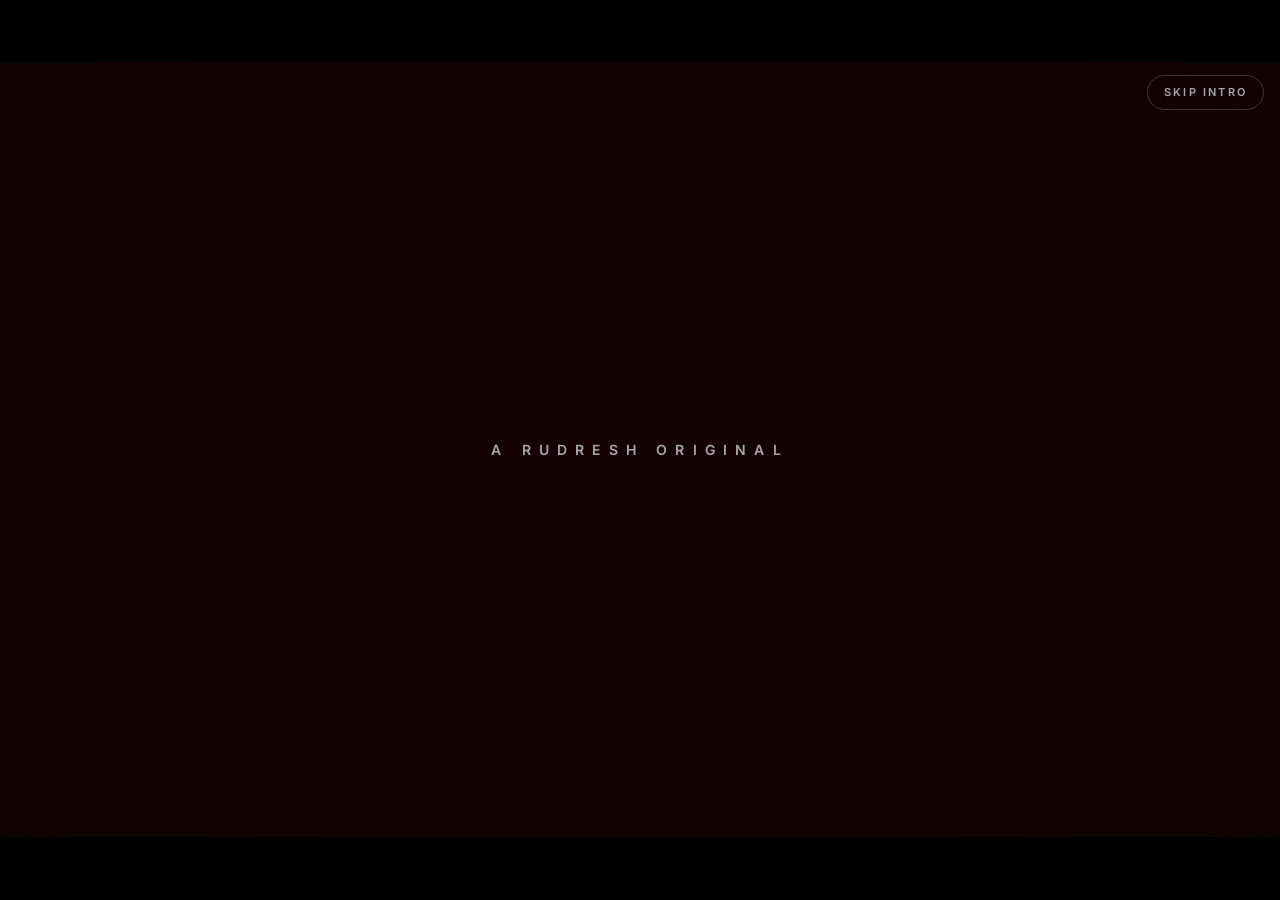
<file: series/index.html>
<!doctype html>
<html lang="en">
  <head>
    <meta charset="UTF-8" />
    <meta name="viewport" content="width=device-width, initial-scale=1.0, viewport-fit=cover" />
    <title>Likhith · The Series</title>
    <meta name="description" content="Likhith Rudresh, Quality & Process Engineer, MSc Chalmers, Six Sigma Black Belt. A cinematic, streaming-inspired portfolio." />
    <meta name="theme-color" content="#07070a" />
    <meta property="og:title" content="Likhith · The Series" />
    <meta property="og:description" content="Quality Engineering • Six Sigma Black Belt • Continuous Improvement. Every project is an Original." />
    <meta property="og:image" content="assets/og-image.jpg" />
    <meta name="twitter:card" content="summary_large_image" />
    <link rel="icon" type="image/svg+xml" href="./favicon.svg" />
    <link rel="preconnect" href="https://fonts.googleapis.com" />
    <link rel="preconnect" href="https://fonts.gstatic.com" crossorigin />
    <link href="https://fonts.googleapis.com/css2?family=Bebas+Neue&family=Instrument+Serif:ital@0;1&family=Inter:wght@300;400;500;600;700;800&display=swap" rel="stylesheet" />
    <link rel="preload" as="image" href="assets/portrait-720.webp" type="image/webp" />
    <script type="module" crossorigin src="./assets/index-BLLDKUNS.js"></script>
    <link rel="modulepreload" crossorigin href="./assets/motion-SDeSzL5a.js">
    <link rel="modulepreload" crossorigin href="./assets/react-CzUbC6_L.js">
    <link rel="stylesheet" crossorigin href="./assets/index-CESDgHM6.css">
  </head>
  <body>
    <div id="root"></div>
    <noscript>Likhith Rudresh, Quality &amp; Process Engineer. Please enable JavaScript to watch the series.</noscript>
  </body>
</html>
</file>
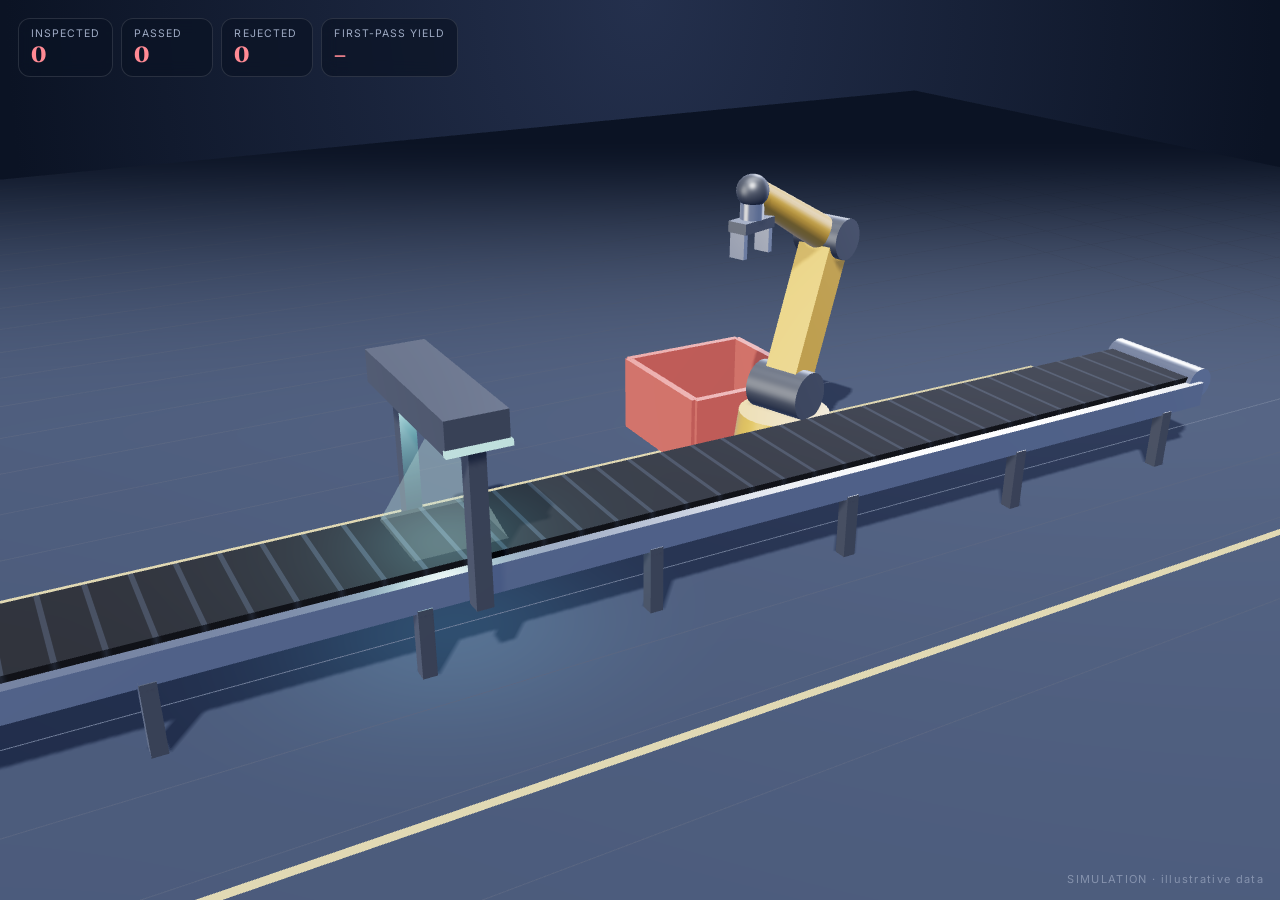
<file: series/scenes/quality-gate.html>
<!DOCTYPE html><html lang="en"><head><meta charset="utf-8"><meta name="viewport" content="width=device-width, initial-scale=1">
<title>Quality gate · 3D simulation</title><link href="https://fonts.googleapis.com/css2?family=Fraunces:wght@600&family=Inter:wght@400;500;600;700&display=swap" rel="stylesheet">
<style>/* ===== factory scene ===== */
  .factory{position:relative;height:520px;border-radius:28px;overflow:hidden;background:radial-gradient(ellipse at 50% 0%,#24304d,#0b1324 70%);box-shadow:0 30px 70px rgba(11,19,36,.25)}
  .factory canvas{width:100%;height:100%;display:block;cursor:grab}
  .factory canvas:active{cursor:grabbing}
  .hud{position:absolute;left:18px;top:18px;display:grid;grid-template-columns:repeat(4,auto);gap:8px}
  .hud div{background:rgba(11,19,36,.7);backdrop-filter:blur(8px);border:1px solid rgba(255,255,255,.12);border-radius:12px;padding:8px 12px;color:#fff;min-width:92px}
  .hud span{display:block;font-size:10.5px;letter-spacing:.1em;text-transform:uppercase;color:#9fabc4}
  .hud b{font-family:Fraunces,serif;font-size:22px;color:var(--gold2)}
  .flag{position:absolute;right:16px;bottom:14px;font-size:11px;letter-spacing:.12em;color:#8592ad}
  .nogl{display:none;position:absolute;inset:0;place-items:center;color:#9fabc4}
  @media (max-width:700px){ .factory{height:440px} .hud{grid-template-columns:repeat(2,auto);left:10px;top:10px} .hud div{min-width:80px;padding:6px 10px} .hud b{font-size:18px} }

  
  :root{--bg:#0b1324;--gold:#e5132b;--gold2:#ff8a94;--teal:#4fd1c5;--line:#2a2f3a;--sub:#aab4c9;--muted:#9fabc4;--ink:#f3efe8}
  *{box-sizing:border-box} html,body{margin:0;height:100%;background:#0a0a0f;color:#f3efe8;font-family:Inter,system-ui,sans-serif;overflow:hidden}
  .factory{height:100vh!important;border-radius:0!important;box-shadow:none!important}
  .stage{height:calc(100vh - 92px)!important;border-radius:0!important}
  .gcap{position:absolute;left:0;right:0;bottom:0;margin:0!important;border-radius:0!important;background:rgba(10,10,15,.92)!important;border:0!important;border-top:1px solid rgba(255,255,255,.08)!important;color:#f3efe8;padding:12px 16px!important}
  .gcap p{color:#aab4c9!important}.gcap b,.gnum{color:#ff8a94!important}.gcap .thesis{color:#fff;text-decoration:none;font-weight:600;font-size:13px;border-bottom:2px solid #e5132b}
</style></head><body>
<div class="factory">
      <canvas id="fab" aria-label="3D simulation of a robot arm removing defective parts from a conveyor after an AI vision inspection"></canvas>
      <div class="hud">
        <div><span>Inspected</span><b id="kIn">0</b></div>
        <div><span>Passed</span><b id="kOk">0</b></div>
        <div><span>Rejected</span><b id="kNg">0</b></div>
        <div><span>First-pass yield</span><b id="kY">–</b></div>
      </div>
      <div class="flag">SIMULATION · illustrative data</div>
      <div class="nogl" id="nogl">3D view not supported on this device.</div>
    </div>
<script src="three.min.js"></script>
<script>
const $ = id => document.getElementById(id);
const RM = window.matchMedia && matchMedia("(prefers-reduced-motion: reduce)").matches;
</script>
<script>
/* ===== 3D: robot quality gate ===== */
(function(){
  const cv=$("fab"); if(!cv) return;
  if(!window.THREE){ $("nogl").style.display="grid"; return; }
  let r; try{ r=new THREE.WebGLRenderer({canvas:cv,antialias:true,alpha:true}); }catch(e){ $("nogl").style.display="grid"; return; }
  r.setPixelRatio(Math.min(devicePixelRatio,2)); r.outputEncoding=THREE.sRGBEncoding; r.toneMapping=THREE.ACESFilmicToneMapping; r.toneMappingExposure=1.1;
  r.shadowMap.enabled=true; r.shadowMap.type=THREE.PCFSoftShadowMap; r.physicallyCorrectLights=true;
  const scene=new THREE.Scene(); scene.fog=new THREE.Fog(0x0b1324,14,30);
  const cam=new THREE.PerspectiveCamera(38,1,.1,100);

  // reflections
  const pm=new THREE.PMREMGenerator(r), env=new THREE.Scene();
  env.add(new THREE.Mesh(new THREE.BoxGeometry(30,30,30),new THREE.MeshBasicMaterial({color:0x1b2440,side:THREE.BackSide})));
  [[12,4,0xffffff,0,10,0,0,Math.PI/2],[6,8,0xfff0d6,-12,2,0,Math.PI/2,0],[6,8,0xa9bcff,12,2,0,-Math.PI/2,0]].forEach(([w,h,c,x,y,z,ry,rx])=>{
    const m=new THREE.MeshBasicMaterial({color:c,side:THREE.DoubleSide}); m.color.multiplyScalar(3); const p=new THREE.Mesh(new THREE.PlaneGeometry(w,h),m); p.position.set(x,y,z); p.rotation.set(rx,ry,0); env.add(p); });
  scene.environment=pm.fromScene(env,.03).texture;

  const M=(c,met,rou)=>new THREE.MeshStandardMaterial({color:c,metalness:met,roughness:rou});
  const paint=new THREE.MeshPhysicalMaterial({color:0xd9770a,metalness:.25,roughness:.38,clearcoat:.8,clearcoatRoughness:.2});   // industrial robot paint
  const graph=M(0x2a2f38,.7,.4), steel=M(0xc8ced8,1,.25), rubber=M(0x15181e,.1,.85), alu=M(0xaab3c0,1,.35);
  const cast=o=>{ o.traverse(m=>{ if(m.isMesh){ m.castShadow=true; m.receiveShadow=true; } }); return o; };

  // floor
  const floor=new THREE.Mesh(new THREE.PlaneGeometry(40,40),new THREE.MeshStandardMaterial({color:0x0b101c,metalness:0,roughness:.9,envMapIntensity:.25}));
  floor.rotation.x=-Math.PI/2; floor.receiveShadow=true; scene.add(floor);
  const grid=new THREE.GridHelper(40,40,0x2c3753,0x1a2238); grid.position.y=.002; scene.add(grid);
  // safety lines
  [-2.2,2.2].forEach(z=>{ const l=new THREE.Mesh(new THREE.PlaneGeometry(14,.08),new THREE.MeshBasicMaterial({color:0xd8b14a})); l.rotation.x=-Math.PI/2; l.position.set(0,.004,z); scene.add(l); });

  // conveyor
  const BELT_Y=.9, BELT_Z=0, conv=new THREE.Group(); scene.add(conv);
  const frame=new THREE.Mesh(new THREE.BoxGeometry(13,.25,1.2),alu); frame.position.set(0,BELT_Y-.2,BELT_Z); conv.add(frame);
  const bc=document.createElement("canvas"); bc.width=64; bc.height=64; const bx=bc.getContext("2d"); bx.fillStyle="#15181e"; bx.fillRect(0,0,64,64); bx.fillStyle="#2b313b"; bx.fillRect(0,0,8,64);
  const bt=new THREE.CanvasTexture(bc); bt.wrapS=bt.wrapT=THREE.RepeatWrapping; bt.repeat.set(40,1); bt.encoding=THREE.sRGBEncoding;
  const belt=new THREE.Mesh(new THREE.BoxGeometry(13,.06,1),new THREE.MeshStandardMaterial({map:bt,roughness:.85,metalness:.1})); belt.position.set(0,BELT_Y-.05,BELT_Z); conv.add(belt);
  for(let x=-6;x<=6;x+=2){ [-.55,.55].forEach(z=>{ const leg=new THREE.Mesh(new THREE.BoxGeometry(.12,BELT_Y-.3,.12),graph); leg.position.set(x,(BELT_Y-.3)/2,BELT_Z+z); conv.add(leg); }); }
  [[-6.5],[6.5]].forEach(([x])=>{ const rl=new THREE.Mesh(new THREE.CylinderGeometry(.16,.16,1.1,24),steel); rl.rotation.x=Math.PI/2; rl.position.set(x,BELT_Y-.1,BELT_Z); conv.add(rl); });
  cast(conv);

  // AI vision scanner gantry
  const SCAN_X=-1.6, gantry=new THREE.Group(); scene.add(gantry);
  [-.75,.75].forEach(z=>{ const p=new THREE.Mesh(new THREE.BoxGeometry(.14,1.4,.14),graph); p.position.set(SCAN_X,BELT_Y+.4,z); gantry.add(p); });
  const top=new THREE.Mesh(new THREE.BoxGeometry(.5,.28,1.7),graph); top.position.set(SCAN_X,BELT_Y+1.15,0); gantry.add(top);
  const lens=new THREE.Mesh(new THREE.CylinderGeometry(.09,.11,.12,24),M(0x0a0d12,.2,.1)); lens.position.set(SCAN_X,BELT_Y+.96,0); gantry.add(lens);
  const ledMat=new THREE.MeshBasicMaterial({color:0x4fd1c5}); const led=new THREE.Mesh(new THREE.BoxGeometry(.52,.05,.05),ledMat); led.position.set(SCAN_X,BELT_Y+1.04,.86); gantry.add(led);
  const beamMat=new THREE.MeshBasicMaterial({color:0x4fd1c5,transparent:true,opacity:.22,side:THREE.DoubleSide,depthWrite:false});
  const beam=new THREE.Mesh(new THREE.ConeGeometry(.55,.95,4,1,true),beamMat); beam.position.set(SCAN_X,BELT_Y+.48,0); beam.rotation.y=Math.PI/4; gantry.add(beam);
  const scanLight=new THREE.PointLight(0x4fd1c5,6,3,2); scanLight.position.set(SCAN_X,BELT_Y+.8,0); scene.add(scanLight);
  cast(gantry); beam.castShadow=false;

  // reject bin
  const BIN=new THREE.Vector3(2.4,0,-2.3), bin=new THREE.Group(); bin.position.copy(BIN); scene.add(bin);
  const binMat=new THREE.MeshStandardMaterial({color:0xb3261e,metalness:.3,roughness:.5});
  [[1.4,.8,.08,0,.4,.7],[1.4,.8,.08,0,.4,-.7],[.08,.8,1.4,.7,.4,0],[.08,.8,1.4,-.7,.4,0],[1.4,.06,1.4,0,.03,0]].forEach(([w,h,d,x,y,z])=>{ const m=new THREE.Mesh(new THREE.BoxGeometry(w,h,d),binMat); m.position.set(x,y,z); bin.add(m); });
  cast(bin);

  // robot arm (6-axis style)
  const ROBOT=new THREE.Vector3(2.4,0,-1.05), robot=new THREE.Group(); robot.position.copy(ROBOT); scene.add(robot);
  const pedestal=new THREE.Mesh(new THREE.CylinderGeometry(.55,.65,.35,40),graph); pedestal.position.y=.175; robot.add(pedestal);
  const turret=new THREE.Group(); turret.position.y=.35; robot.add(turret);
  const tbase=new THREE.Mesh(new THREE.CylinderGeometry(.45,.5,.4,40),paint); tbase.position.y=.2; turret.add(tbase);
  const L1=1.55, L2=1.35, LG=.55;
  const shoulder=new THREE.Group(); shoulder.position.y=.62; turret.add(shoulder);
  const sj=new THREE.Mesh(new THREE.CylinderGeometry(.24,.24,.6,32),graph); sj.rotation.x=Math.PI/2; shoulder.add(sj);
  const upper=new THREE.Mesh(new THREE.BoxGeometry(.32,L1,.36),paint); upper.position.y=L1/2; shoulder.add(upper);
  const elbow=new THREE.Group(); elbow.position.y=L1; shoulder.add(elbow);
  const ej=new THREE.Mesh(new THREE.CylinderGeometry(.2,.2,.5,32),graph); ej.rotation.x=Math.PI/2; elbow.add(ej);
  const fore=new THREE.Mesh(new THREE.CylinderGeometry(.13,.17,L2,28),paint); fore.position.y=L2/2; elbow.add(fore);
  const wrist=new THREE.Group(); wrist.position.y=L2; elbow.add(wrist);
  const wj=new THREE.Mesh(new THREE.SphereGeometry(.15,24,24),graph); wrist.add(wj);
  const flange=new THREE.Mesh(new THREE.CylinderGeometry(.11,.11,.2,24),steel); flange.position.y=.15; wrist.add(flange);
  const grip=new THREE.Group(); grip.position.y=.3; wrist.add(grip);
  const palm=new THREE.Mesh(new THREE.BoxGeometry(.42,.1,.2),graph); grip.add(palm);
  const fingers=[-1,1].map(sx=>{ const f=new THREE.Mesh(new THREE.BoxGeometry(.05,.24,.16),steel); f.position.set(sx*.18,.16,0); grip.add(f); return f; });
  const tip=new THREE.Object3D(); tip.position.y=LG-.3; grip.add(tip); // grasp point (wrist +LG)
  cast(robot);

  // simple analytic IK: put the grasp point at world target with the gripper pointing down
  const v=new THREE.Vector3();
  function reach(T){
    const sx=ROBOT.x, sz=ROBOT.z, sy=ROBOT.y+.35+.62;
    const dx=T.x-sx, dz=T.z-sz; turret.rotation.y=Math.atan2(-dz,dx);
    const d=Math.max(.35,Math.hypot(dx,dz)), h=(T.y+LG)-sy;
    const rr=Math.min(L1+L2-.01,Math.hypot(d,h));
    const e=Math.acos(THREE.MathUtils.clamp((rr*rr-L1*L1-L2*L2)/(2*L1*L2),-1,1));
    const a=Math.atan2(d,h), b=Math.atan2(L2*Math.sin(e),L1+L2*Math.cos(e));
    const p1=a-b, p2=e;
    shoulder.rotation.z=-p1; elbow.rotation.z=-p2; wrist.rotation.z=-(Math.PI-p1-p2);
  }

  // parts
  const partMatOK=new THREE.MeshPhysicalMaterial({color:0xb9c2cf,metalness:1,roughness:.28});
  const parts=[], PICK_X=ROBOT.x, PART=.38;
  let spawnT=0, count=0, kIn=0,kOk=0,kNg=0, beltOn=true, job=null;
  function spawn(){ count++;
    const g=new THREE.Group();
    const body=new THREE.Mesh(new THREE.CylinderGeometry(PART*.55,PART*.55,PART*.6,32),partMatOK.clone()); g.add(body);
    const boss=new THREE.Mesh(new THREE.CylinderGeometry(PART*.22,PART*.22,PART*.75,24),steel); g.add(boss);
    g.position.set(-6.2,BELT_Y+PART*.3,BELT_Z); cast(g); scene.add(g);
    const bad = (count%6===4);
    if(bad){ const dent=new THREE.Mesh(new THREE.BoxGeometry(PART*.35,PART*.08,PART*.12),new THREE.MeshStandardMaterial({color:0x3a1f12,roughness:.9})); dent.position.set(PART*.38,PART*.2,0); dent.rotation.z=.5; g.add(dent); }
    parts.push({g,bad,scanned:false,state:"belt"});
  }
  function flash(ok){ ledMat.color.set(ok?0x37d67a:0xff4d4d); beamMat.color.set(ok?0x37d67a:0xff4d4d); scanLight.color.set(ok?0x37d67a:0xff4d4d);
    setTimeout(()=>{ ledMat.color.set(0x4fd1c5); beamMat.color.set(0x4fd1c5); scanLight.color.set(0x4fd1c5); },500); }
  function hud(){ $("kIn").textContent=kIn; $("kOk").textContent=kOk; $("kNg").textContent=kNg; $("kY").textContent=kIn?Math.round(kOk/kIn*100)+"%":"–"; }

  const HOME=new THREE.Vector3(ROBOT.x-.6,BELT_Y+1.6,ROBOT.z+.2);
  const ease=t=>t<.5?2*t*t:1-Math.pow(-2*t+2,2)/2;
  function path(points,durs){ return {points,durs,i:0,t:0}; }

  // camera orbit
  let yaw=-.55, pitch=.42, dist=11.5, drag=false, lx=0, ly=0, auto=true;
  const tgt=new THREE.Vector3(.4,1,-.4);
  const place=()=>{ cam.position.set(tgt.x+dist*Math.cos(pitch)*Math.sin(yaw), tgt.y+dist*Math.sin(pitch), tgt.z+dist*Math.cos(pitch)*Math.cos(yaw)); cam.lookAt(tgt); };
  const dn=e=>{ drag=true; auto=false; const p=e.touches?e.touches[0]:e; lx=p.clientX; ly=p.clientY; };
  const mv=e=>{ if(!drag) return; const p=e.touches?e.touches[0]:e; yaw-=(p.clientX-lx)*.006; pitch=THREE.MathUtils.clamp(pitch+(p.clientY-ly)*.004,.12,1.1); lx=p.clientX; ly=p.clientY; };
  const up=()=>{ drag=false; };
  cv.addEventListener("mousedown",dn); addEventListener("mousemove",mv); addEventListener("mouseup",up);
  cv.addEventListener("touchstart",dn,{passive:true}); cv.addEventListener("touchmove",mv,{passive:true}); cv.addEventListener("touchend",up);

  // lights
  scene.add(new THREE.HemisphereLight(0xdde6ff,0x141a26,.7));
  const sun=new THREE.DirectionalLight(0xfff1dc,3.2); sun.position.set(-5,9,6); sun.castShadow=true;
  sun.shadow.mapSize.set(1024,1024); Object.assign(sun.shadow.camera,{left:-8,right:8,top:8,bottom:-8,near:1,far:30}); sun.shadow.bias=-.0005; scene.add(sun);
  const rim=new THREE.DirectionalLight(0x9fb6ff,1.6); rim.position.set(6,4,-6); scene.add(rim);
  const warn=new THREE.PointLight(0xffa21f,0,4,2); warn.position.set(ROBOT.x,2.8,ROBOT.z); scene.add(warn);
  const beacon=new THREE.Mesh(new THREE.CylinderGeometry(.07,.07,.16,16),new THREE.MeshBasicMaterial({color:0x553300})); beacon.position.set(.3,.5,.3); robot.add(beacon);

  function size(){ const w=cv.clientWidth,h=cv.clientHeight; r.setSize(w,h,false); cam.aspect=w/h; dist = w<700?14.5:11.5; cam.updateProjectionMatrix(); }
  addEventListener("resize",size); size();
  let vis=false; new IntersectionObserver(es=>vis=es[0].isIntersecting,{threshold:.05}).observe(cv);

  reach(HOME);
  let last=performance.now();
  (function loop(now){
    requestAnimationFrame(loop);
    const dt=Math.min(.05,(now-last)/1000); last=now; if(!vis) return;
    if(auto && !RM) yaw+=dt*.06;
    place();
    // belt + parts
    if(beltOn){ bt.offset.x-=dt*.9*(40/13); spawnT+=dt; if(spawnT>1.5){ spawnT=0; spawn(); } }
    for(let k=parts.length-1;k>=0;k--){ const p=parts[k];
      if(p.state==="belt" && beltOn){ p.g.position.x+=dt*.9; }
      if(p.state==="belt" && !p.scanned && p.g.position.x>=SCAN_X){ p.scanned=true; kIn++; flash(!p.bad); if(!p.bad) kOk++; hud(); }
      if(p.state==="belt" && p.bad && p.scanned && p.g.position.x>=PICK_X && !job){
        p.g.position.x=PICK_X; beltOn=false; p.state="pick";
        const P=p.g.position.clone(); const above=P.clone().add(new THREE.Vector3(0,.9,0)); const grab=P.clone().add(new THREE.Vector3(0,PART*.3+.02,0));
        const overBin=BIN.clone().add(new THREE.Vector3(0,1.7,0)), inBin=BIN.clone().add(new THREE.Vector3(0,1.15,0));
        job={p, seq:[[HOME,above,.7],[above,grab,.45],["close",.25],[grab,above,.45,"carry"],[above,overBin,.8,"carry"],[overBin,inBin,.35,"carry"],["open",.25],[inBin,HOME,.8]], i:0, t:0};
      }
      if(p.state==="belt" && p.g.position.x>6.3){ scene.remove(p.g); parts.splice(k,1); }
      if(p.state==="fall"){ p.vy-=9.8*dt; p.g.position.y+=p.vy*dt; p.g.rotation.z+=dt*3; if(p.g.position.y<BIN.y+.25){ p.g.position.y=BIN.y+.25; p.state="binned"; kNg++; hud(); setTimeout(()=>{ scene.remove(p.g); const ix=parts.indexOf(p); if(ix>=0) parts.splice(ix,1); },2500); } }
    }
    // robot job
    if(job){ const s=job.seq[job.i]; job.t+=dt;
      if(s[0]==="close"||s[0]==="open"){ const f=Math.min(1,job.t/s[1]); const o=s[0]==="close"? .18-(.18-.13)*f : .13+(.18-.13)*f; fingers[0].position.x=-o; fingers[1].position.x=o;
        if(f>=1){ if(s[0]==="close"){ job.p.state="held"; } else { job.p.state="fall"; job.p.vy=0; } job.i++; job.t=0; } }
      else { const f=Math.min(1,job.t/s[2]), e=ease(f); v.lerpVectors(s[0],s[1],e); if(s[0]===HOME||s[1]===HOME||true){ } reach(v);
        if(job.p.state==="held"){ tip.getWorldPosition(v); job.p.g.position.set(v.x,v.y-PART*.3,v.z); }
        if(f>=1){ job.i++; job.t=0; } }
      if(job.i===3) beltOn=true;
      warn.intensity = 3+Math.sin(now/120)*3; beacon.material.color.set(Math.sin(now/120)>0?0xffa21f:0x553300);
      if(job.i>=job.seq.length){ job=null; warn.intensity=0; beacon.material.color.set(0x553300); }
    } else { reach(HOME); }
    r.render(scene,cam);
  })(last);
})();


</script></body></html>
</file>
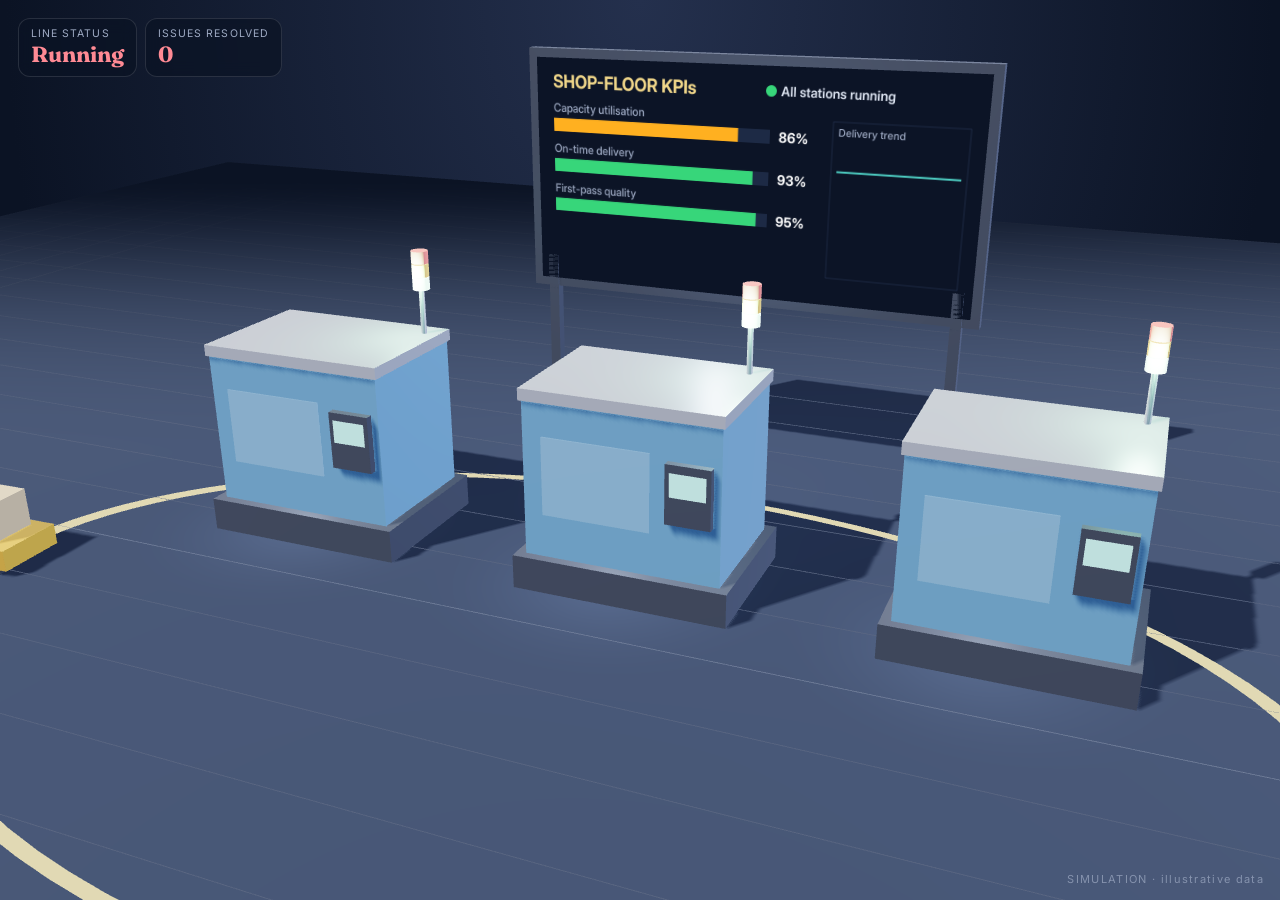
<file: series/scenes/shop-floor.html>
<!DOCTYPE html><html lang="en"><head><meta charset="utf-8"><meta name="viewport" content="width=device-width, initial-scale=1">
<title>Shop floor · 3D simulation</title><link href="https://fonts.googleapis.com/css2?family=Fraunces:wght@600&family=Inter:wght@400;500;600;700&display=swap" rel="stylesheet">
<style>/* ===== factory scene ===== */
  .factory{position:relative;height:520px;border-radius:28px;overflow:hidden;background:radial-gradient(ellipse at 50% 0%,#24304d,#0b1324 70%);box-shadow:0 30px 70px rgba(11,19,36,.25)}
  .factory canvas{width:100%;height:100%;display:block;cursor:grab}
  .factory canvas:active{cursor:grabbing}
  .hud{position:absolute;left:18px;top:18px;display:grid;grid-template-columns:repeat(4,auto);gap:8px}
  .hud div{background:rgba(11,19,36,.7);backdrop-filter:blur(8px);border:1px solid rgba(255,255,255,.12);border-radius:12px;padding:8px 12px;color:#fff;min-width:92px}
  .hud span{display:block;font-size:10.5px;letter-spacing:.1em;text-transform:uppercase;color:#9fabc4}
  .hud b{font-family:Fraunces,serif;font-size:22px;color:var(--gold2)}
  .flag{position:absolute;right:16px;bottom:14px;font-size:11px;letter-spacing:.12em;color:#8592ad}
  .nogl{display:none;position:absolute;inset:0;place-items:center;color:#9fabc4}
  @media (max-width:700px){ .factory{height:440px} .hud{grid-template-columns:repeat(2,auto);left:10px;top:10px} .hud div{min-width:80px;padding:6px 10px} .hud b{font-size:18px} }

  
  :root{--bg:#0b1324;--gold:#e5132b;--gold2:#ff8a94;--teal:#4fd1c5;--line:#2a2f3a;--sub:#aab4c9;--muted:#9fabc4;--ink:#f3efe8}
  *{box-sizing:border-box} html,body{margin:0;height:100%;background:#0a0a0f;color:#f3efe8;font-family:Inter,system-ui,sans-serif;overflow:hidden}
  .factory{height:100vh!important;border-radius:0!important;box-shadow:none!important}
  .stage{height:calc(100vh - 92px)!important;border-radius:0!important}
  .gcap{position:absolute;left:0;right:0;bottom:0;margin:0!important;border-radius:0!important;background:rgba(10,10,15,.92)!important;border:0!important;border-top:1px solid rgba(255,255,255,.08)!important;color:#f3efe8;padding:12px 16px!important}
  .gcap p{color:#aab4c9!important}.gcap b,.gnum{color:#ff8a94!important}.gcap .thesis{color:#fff;text-decoration:none;font-weight:600;font-size:13px;border-bottom:2px solid #e5132b}
</style></head><body>
<div class="factory">
          <canvas id="shop3d" aria-label="3D simulation of a shop floor with machines, an AGV and a live KPI board, showing an issue resolved by root-cause analysis"></canvas>
          <div class="hud">
            <div><span>Line status</span><b id="sStat">Running</b></div>
            <div><span>Issues resolved</span><b id="sFix">0</b></div>
          </div>
          <div class="flag">SIMULATION · illustrative data</div>
          <div class="nogl" id="nogl2">3D view not supported on this device.</div>
        </div>
<script src="three.min.js"></script>
<script>
const $ = id => document.getElementById(id);
const RM = window.matchMedia && matchMedia("(prefers-reduced-motion: reduce)").matches;
</script>
<script>
/* ===== 3D: shop floor, root cause & KPI board ===== */
(function(){
  const cv=$("shop3d"); if(!cv) return;
  if(!window.THREE){ $("nogl2").style.display="grid"; return; }
  let r; try{ r=new THREE.WebGLRenderer({canvas:cv,antialias:true,alpha:true}); }catch(e){ $("nogl2").style.display="grid"; return; }
  r.setPixelRatio(Math.min(devicePixelRatio,2)); r.outputEncoding=THREE.sRGBEncoding; r.toneMapping=THREE.ACESFilmicToneMapping; r.toneMappingExposure=1.1;
  r.shadowMap.enabled=true; r.shadowMap.type=THREE.PCFSoftShadowMap; r.physicallyCorrectLights=true;
  const scene=new THREE.Scene(); scene.fog=new THREE.Fog(0x0b1324,16,34);
  const cam=new THREE.PerspectiveCamera(38,1,.1,100);
  const pm=new THREE.PMREMGenerator(r), env=new THREE.Scene();
  env.add(new THREE.Mesh(new THREE.BoxGeometry(30,30,30),new THREE.MeshBasicMaterial({color:0x1b2440,side:THREE.BackSide})));
  [[12,4,0xffffff,0,10,0,0,Math.PI/2],[6,8,0xfff0d6,-12,2,0,Math.PI/2,0],[6,8,0xa9bcff,12,2,0,-Math.PI/2,0]].forEach(([w,h,c,x,y,z,ry,rx])=>{
    const m=new THREE.MeshBasicMaterial({color:c,side:THREE.DoubleSide}); m.color.multiplyScalar(3); const p=new THREE.Mesh(new THREE.PlaneGeometry(w,h),m); p.position.set(x,y,z); p.rotation.set(rx,ry,0); env.add(p); });
  scene.environment=pm.fromScene(env,.03).texture;
  const M=(c,met,rou)=>new THREE.MeshStandardMaterial({color:c,metalness:met,roughness:rou});
  const body=new THREE.MeshPhysicalMaterial({color:0x2f6fb3,metalness:.3,roughness:.4,clearcoat:.7,clearcoatRoughness:.25}); // machine paint
  const grey=M(0xbfc6d1,.6,.35), dark=M(0x262b34,.6,.45), steel=M(0xc8ced8,1,.25);
  const glass=new THREE.MeshPhysicalMaterial({color:0x9fc4ff,metalness:0,roughness:.05,transmission:.0,transparent:true,opacity:.28});
  const cast=o=>{ o.traverse(m=>{ if(m.isMesh){ m.castShadow=true; m.receiveShadow=true; } }); return o; };

  const floor=new THREE.Mesh(new THREE.PlaneGeometry(40,40),new THREE.MeshStandardMaterial({color:0x0b101c,roughness:.9,envMapIntensity:.25}));
  floor.rotation.x=-Math.PI/2; floor.receiveShadow=true; scene.add(floor);
  const grid=new THREE.GridHelper(40,40,0x2c3753,0x1a2238); grid.position.y=.002; scene.add(grid);
  // AGV lane (yellow loop)
  const lane=new THREE.Mesh(new THREE.RingGeometry(3.9,4.02,96),new THREE.MeshBasicMaterial({color:0xd8b14a})); lane.rotation.x=-Math.PI/2; lane.scale.set(1.6,1,1); lane.position.set(0,.004,.6); scene.add(lane);

  // text sprite helper
  function label(){ const c=document.createElement("canvas"); c.width=512; c.height=128; const t=new THREE.CanvasTexture(c); t.encoding=THREE.sRGBEncoding;
    const sp=new THREE.Sprite(new THREE.SpriteMaterial({map:t,transparent:true,depthTest:false})); sp.scale.set(3.2,.8,1); sp.renderOrder=10;
    sp.userData.draw=(txt,col)=>{ const x=c.getContext("2d"); x.clearRect(0,0,512,128); x.fillStyle="rgba(11,19,36,.86)"; x.strokeStyle=col; x.lineWidth=4;
      x.beginPath(); x.roundRect?x.roundRect(6,20,500,88,44):x.rect(6,20,500,88); x.fill(); x.stroke();
      x.fillStyle=col; x.beginPath(); x.arc(56,64,12,0,Math.PI*2); x.fill();
      x.fillStyle="#fff"; x.font="600 38px Inter, Arial, sans-serif"; x.textBaseline="middle"; x.fillText(txt,84,66); t.needsUpdate=true; };
    return sp; }

  // machines
  const stations=[];
  [-3.6,0,3.6].forEach((x,i)=>{
    const g=new THREE.Group(); g.position.set(x,0,-1.4); scene.add(g);
    const base=new THREE.Mesh(new THREE.BoxGeometry(2.2,.35,1.6),dark); base.position.y=.175; g.add(base);
    const house=new THREE.Mesh(new THREE.BoxGeometry(2,1.6,1.4),body); house.position.y=1.15; g.add(house);
    const roof=new THREE.Mesh(new THREE.BoxGeometry(2.05,.12,1.45),grey); roof.position.y=2.0; g.add(roof);
    const win=new THREE.Mesh(new THREE.BoxGeometry(1.1,.8,.02),glass); win.position.set(-.25,1.2,.71); g.add(win);
    const inner=new THREE.PointLight(0xbfd8ff,2,2.2,2); inner.position.set(-.25,1.2,.4); g.add(inner);
    const spindle=new THREE.Mesh(new THREE.CylinderGeometry(.08,.08,.5,20),steel); spindle.position.set(-.25,1.25,.4); g.add(spindle);
    const panel=new THREE.Mesh(new THREE.BoxGeometry(.45,.6,.08),dark); panel.position.set(.7,1.25,.74); g.add(panel);
    const scr=new THREE.Mesh(new THREE.PlaneGeometry(.36,.24),new THREE.MeshBasicMaterial({color:0x4fd1c5})); scr.position.set(.7,1.35,.785); g.add(scr);
    // stack light tower
    const pole=new THREE.Mesh(new THREE.CylinderGeometry(.03,.03,.5,12),steel); pole.position.set(.85,2.3,-.5); g.add(pole);
    const cols=[0xff3b30,0xffa21f,0x37d67a], lamps=cols.map((c,k)=>{ const m=new THREE.MeshStandardMaterial({color:c,emissive:c,emissiveIntensity:.05,roughness:.3});
      const l=new THREE.Mesh(new THREE.CylinderGeometry(.09,.09,.13,20),m); l.position.set(.85,2.6+(2-k)*.14,-.5); g.add(l); return m; });
    const glow=new THREE.PointLight(0x37d67a,0,3,2); glow.position.set(.85,2.7,-.3); g.add(glow);
    cast(g); win.castShadow=false;
    const lab=label(); lab.position.set(x,3.35,-1.4); lab.visible=false; scene.add(lab);
    const ring=new THREE.Mesh(new THREE.RingGeometry(.9,1.05,64),new THREE.MeshBasicMaterial({color:0xff4d4d,transparent:true,opacity:0,side:THREE.DoubleSide,depthWrite:false}));
    ring.rotation.x=-Math.PI/2; ring.position.set(x,.01,-1.4); scene.add(ring);
    stations.push({g,lamps,glow,lab,ring,spindle,scr,state:"ok"});
  });
  const setLamp=(st,which)=>{ st.lamps.forEach((m,k)=>m.emissiveIntensity=(k===which?3.2:.05)); st.glow.color.set([0xff3b30,0xffa21f,0x37d67a][which]); st.glow.intensity=4; };
  stations.forEach(st=>setLamp(st,2));

  // KPI board
  const kc=document.createElement("canvas"); kc.width=1024; kc.height=512; const kx=kc.getContext("2d");
  const kt=new THREE.CanvasTexture(kc); kt.encoding=THREE.sRGBEncoding; kt.anisotropy=4;
  const board=new THREE.Group(); board.position.set(0,0,-4.4); scene.add(board);
  [-2.4,2.4].forEach(x=>{ const p=new THREE.Mesh(new THREE.BoxGeometry(.12,2.4,.12),dark); p.position.set(x,1.2,0); board.add(p); });
  const frame=new THREE.Mesh(new THREE.BoxGeometry(5.3,2.75,.14),dark); frame.position.set(0,3.4,-.02); board.add(frame);
  const screen=new THREE.Mesh(new THREE.PlaneGeometry(5.1,2.55),new THREE.MeshBasicMaterial({map:kt,toneMapped:false})); screen.position.set(0,3.4,.06); board.add(screen);
  const screenGlow=new THREE.PointLight(0x7fb0ff,3,6,2); screenGlow.position.set(0,3.2,1); board.add(screenGlow);
  cast(board);
  const K={cap:{v:.86,t:.86,label:"Capacity utilisation"}, otd:{v:.93,t:.93,label:"On-time delivery"}, fpy:{v:.95,t:.95,label:"First-pass quality"}};
  const hist=Array(40).fill(.93);
  function drawBoard(status,col){
    kx.fillStyle="#0c1426"; kx.fillRect(0,0,1024,512);
    kx.fillStyle="#f2d88a"; kx.font="700 40px Inter, Arial"; kx.fillText("SHOP-FLOOR KPIs",40,66);
    kx.fillStyle=col; kx.beginPath(); kx.arc(560,52,12,0,7); kx.fill(); kx.fillStyle="#dfe6f3"; kx.font="600 28px Inter, Arial"; kx.fillText(status,582,62);
    Object.values(K).forEach((k,i)=>{ const y=120+i*92;
      kx.fillStyle="#9fabc4"; kx.font="500 26px Inter, Arial"; kx.fillText(k.label,40,y);
      kx.fillStyle="#1d2a45"; kx.fillRect(40,y+14,520,30);
      const c=k.v>.9?"#37d67a":k.v>.8?"#ffb020":"#ff4d4d"; kx.fillStyle=c; kx.fillRect(40,y+14,520*k.v,30);
      kx.fillStyle="#fff"; kx.font="700 30px Inter, Arial"; kx.fillText(Math.round(k.v*100)+"%",580,y+40); });
    // trend
    kx.strokeStyle="#2c3a5c"; kx.strokeRect(700,110,290,340); kx.fillStyle="#9fabc4"; kx.font="500 22px Inter, Arial"; kx.fillText("Delivery trend",712,140);
    kx.strokeStyle="#4fd1c5"; kx.lineWidth=4; kx.beginPath(); hist.forEach((h,j)=>{ const x=712+j*(266/(hist.length-1)), y=430-(h-.6)/.4*260; j?kx.lineTo(x,y):kx.moveTo(x,y); }); kx.stroke(); kx.lineWidth=1;
    kt.needsUpdate=true;
  }

  // AGV with crate
  const agv=new THREE.Group(); scene.add(agv);
  const ab=new THREE.Mesh(new THREE.BoxGeometry(1,.22,.7),new THREE.MeshPhysicalMaterial({color:0xd9770a,metalness:.3,roughness:.4,clearcoat:.6})); ab.position.y=.18; agv.add(ab);
  const crate=new THREE.Mesh(new THREE.BoxGeometry(.6,.4,.5),M(0x8a6a3c,.1,.8)); crate.position.y=.5; agv.add(crate);
  [[-.35,.3],[.35,.3],[-.35,-.3],[.35,-.3]].forEach(([x,z])=>{ const w=new THREE.Mesh(new THREE.CylinderGeometry(.08,.08,.06,16),dark); w.rotation.x=Math.PI/2; w.position.set(x,.08,z); agv.add(w); });
  const beacon=new THREE.Mesh(new THREE.SphereGeometry(.06,12,12),new THREE.MeshBasicMaterial({color:0x4fd1c5})); beacon.position.set(.38,.33,0); agv.add(beacon);
  cast(agv);

  // lights
  scene.add(new THREE.HemisphereLight(0xdde6ff,0x141a26,.7));
  const sun=new THREE.DirectionalLight(0xfff1dc,3); sun.position.set(-5,10,7); sun.castShadow=true; sun.shadow.mapSize.set(1024,1024);
  Object.assign(sun.shadow.camera,{left:-9,right:9,top:9,bottom:-9,near:1,far:30}); sun.shadow.bias=-.0005; scene.add(sun);
  const rim=new THREE.DirectionalLight(0x9fb6ff,1.4); rim.position.set(6,4,-6); scene.add(rim);

  // camera orbit
  let yaw=.35, pitch=.38, dist=12.5, drag=false, lx=0, ly=0, auto=true; const tgt=new THREE.Vector3(0,1.4,-1.2);
  const place=()=>{ cam.position.set(tgt.x+dist*Math.cos(pitch)*Math.sin(yaw), tgt.y+dist*Math.sin(pitch), tgt.z+dist*Math.cos(pitch)*Math.cos(yaw)); cam.lookAt(tgt); };
  const dn=e=>{ drag=true; auto=false; const p=e.touches?e.touches[0]:e; lx=p.clientX; ly=p.clientY; };
  const mv=e=>{ if(!drag) return; const p=e.touches?e.touches[0]:e; yaw-=(p.clientX-lx)*.006; pitch=THREE.MathUtils.clamp(pitch+(p.clientY-ly)*.004,.12,1.1); lx=p.clientX; ly=p.clientY; };
  const up=()=>{ drag=false; };
  cv.addEventListener("mousedown",dn); addEventListener("mousemove",mv); addEventListener("mouseup",up);
  cv.addEventListener("touchstart",dn,{passive:true}); cv.addEventListener("touchmove",mv,{passive:true}); cv.addEventListener("touchend",up);
  function size(){ const w=cv.clientWidth,h=cv.clientHeight; r.setSize(w,h,false); cam.aspect=w/h; dist=w<700?16:12.5; cam.updateProjectionMatrix(); }
  addEventListener("resize",size); size();
  let vis=false; new IntersectionObserver(es=>vis=es[0].isIntersecting,{threshold:.05}).observe(cv);

  // root-cause story loop on one station at a time
  const PH=[["Issue detected","#ff4d4d",0,2.6],["Root-cause analysis","#ffb020",1,3.2],["Corrective action","#4fd1c5",1,2.8],["Resolved","#37d67a",2,2.4]];
  let phase=-1, pt=0, idle=0, who=1, fixed=0;
  const status=(t)=>{ $("sStat").textContent=t; };
  drawBoard("All stations running","#37d67a");
  let last=performance.now(), boardT=0;
  (function loop(now){
    requestAnimationFrame(loop); const dt=Math.min(.05,(now-last)/1000); last=now; if(!vis) return; const t=now/1000;
    if(auto && !RM) yaw+=dt*.05; place();
    stations.forEach((st,i)=>{ if(!(phase===0 && i===who)) st.spindle.rotation.y+=dt*12; });
    // AGV on an elliptical loop
    const a=t*.35; agv.position.set(Math.cos(a)*6.4,0,.6+Math.sin(a)*4); agv.rotation.y=-a-Math.PI/2+Math.PI/2*0; agv.lookAt(Math.cos(a+.05)*6.4,0,.6+Math.sin(a+.05)*4);
    beacon.material.color.set(Math.sin(t*6)>0?0x4fd1c5:0x0d3b38);
    // story
    if(phase<0){ idle+=dt; if(idle>3){ idle=0; phase=0; pt=0; who=(who+1)%3; } }
    else {
      const st=stations[who], P=PH[phase]; pt+=dt;
      if(pt<dt*1.5){ setLamp(st,P[2]); st.lab.visible=true; st.lab.userData.draw(P[0],P[1]); status(P[0]);
        if(phase===0){ K.cap.t=.71; K.otd.t=.78; K.fpy.t=.84; } if(phase===2){ K.cap.t=.82; K.otd.t=.88; K.fpy.t=.92; } if(phase===3){ K.cap.t=.88; K.otd.t=.95; K.fpy.t=.97; } }
      st.ring.material.color.set(P[1]); st.ring.material.opacity=.55+.35*Math.sin(t*6); const sc=1+((t*1.2)%1)*.4; st.ring.scale.set(sc,sc,sc);
      st.scr.material.color.set(P[1]);
      st.lab.position.y=3.35+Math.sin(t*2)*.06;
      if(pt>P[3]){ phase++; pt=0;
        if(phase>=PH.length){ phase=-1; st.lab.visible=false; st.ring.material.opacity=0; st.scr.material.color.set(0x4fd1c5); setLamp(st,2); fixed++; $("sFix").textContent=fixed; status("Running");
          K.cap.t=.86+Math.random()*.04; K.otd.t=.93+Math.random()*.03; K.fpy.t=.95+Math.random()*.03; } }
    }
    // smooth KPI values + board refresh
    Object.values(K).forEach(k=>k.v+=(k.t-k.v)*Math.min(1,dt*1.5));
    boardT+=dt; if(boardT>.15){ boardT=0; hist.push(K.otd.v); hist.shift();
      const ph=phase<0?["All stations running","#37d67a"]:[("Station "+(who+1)+": "+PH[phase][0]),PH[phase][1]]; drawBoard(ph[0],ph[1]); }
    r.render(scene,cam);
  })(last);
})();


</script></body></html>
</file>
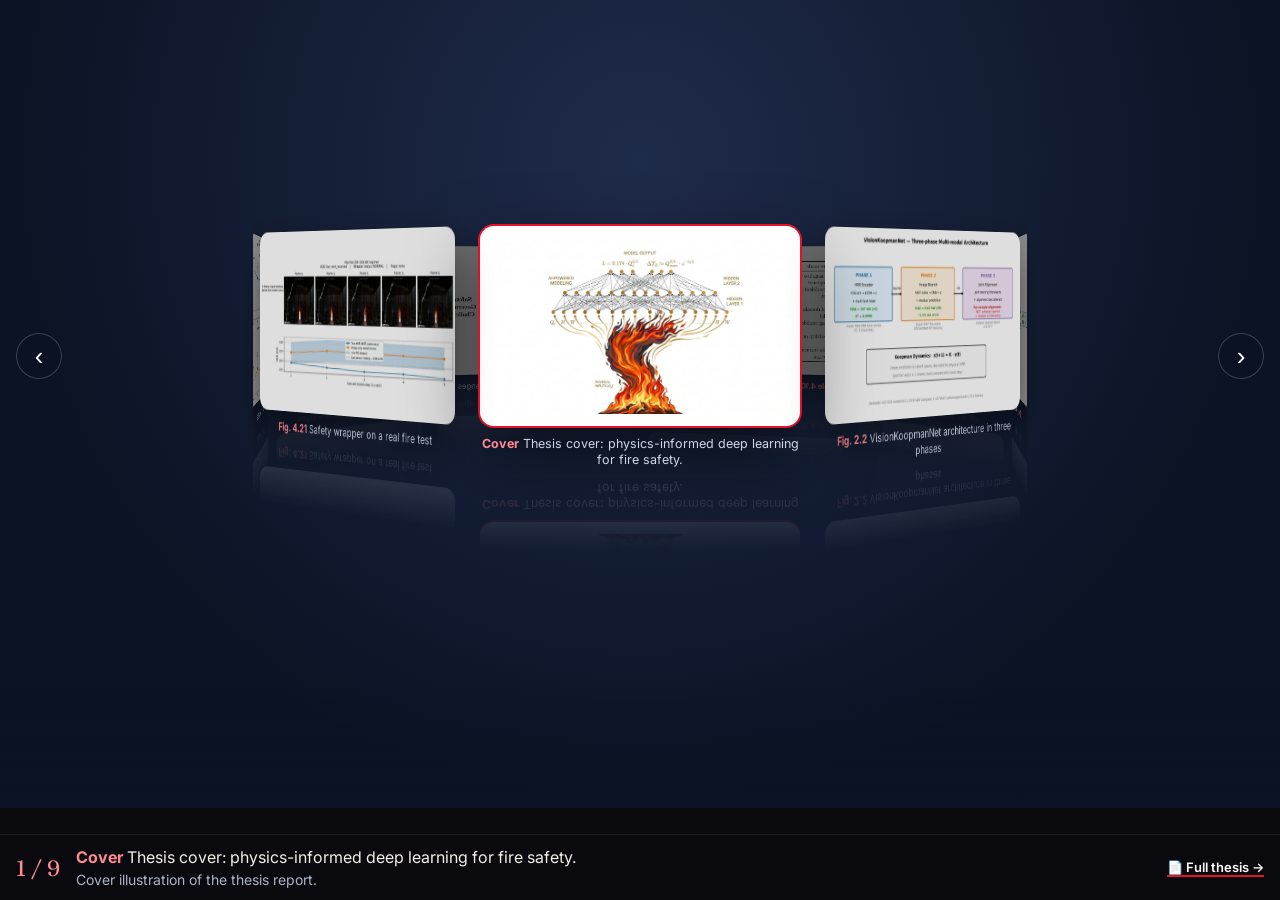
<file: series/scenes/thesis-gallery.html>
<!DOCTYPE html><html lang="en"><head><meta charset="utf-8"><meta name="viewport" content="width=device-width, initial-scale=1">
<title>Thesis figures · 3D gallery</title><link href="https://fonts.googleapis.com/css2?family=Fraunces:wght@600&family=Inter:wght@400;500;600;700&display=swap" rel="stylesheet">
<style>/* ===== 3D thesis figure carousel ===== */
  .stage{position:relative;height:480px;perspective:1600px;perspective-origin:50% 35%;border-radius:28px;overflow:hidden;
    background:radial-gradient(ellipse at 50% 20%,#1f2b4a 0%,#0b1324 70%);cursor:grab;user-select:none;touch-action:pan-y}
  .stage:active{cursor:grabbing}
  .stage::after{content:"";position:absolute;left:0;right:0;bottom:0;height:120px;background:linear-gradient(transparent,rgba(11,19,36,.9));pointer-events:none}
  .ring{position:absolute;left:50%;top:44%;width:0;height:0;transform-style:preserve-3d}
  .fig{position:absolute;width:var(--cw,320px);margin:0;left:calc(var(--cw,320px)/-2);top:-130px;transform-style:preserve-3d;transition:filter .4s,opacity .4s;
    -webkit-box-reflect:below 10px linear-gradient(transparent 70%,rgba(255,255,255,.18))}
  .fimg{background:#fff;border-radius:14px;height:200px;display:grid;place-items:center;overflow:hidden;box-shadow:0 20px 50px rgba(0,0,0,.45);border:1px solid rgba(255,255,255,.4)}
  .fimg img{max-width:100%;max-height:100%;object-fit:contain;display:block;pointer-events:none}
  .fig figcaption{margin-top:10px;color:#cfd6e6;font-size:12.5px;text-align:center;line-height:1.35}
  .fig figcaption b{color:var(--gold2)}
  .fig.front .fimg{box-shadow:0 0 0 2px var(--gold),0 30px 70px rgba(0,0,0,.55)}
  .nav{position:absolute;top:44%;transform:translateY(-50%);width:46px;height:46px;border-radius:50%;border:1px solid rgba(255,255,255,.2);background:rgba(11,19,36,.6);
    color:#fff;font-size:26px;line-height:1;cursor:pointer;backdrop-filter:blur(6px);z-index:5;transition:background .2s,transform .2s}
  .nav:hover{background:rgba(62,230,180,.3);transform:translateY(-50%) scale(1.08)}
  .nav.prev{left:16px}.nav.next{right:16px}
  .gcap{display:grid;grid-template-columns:auto 1fr auto;gap:16px;align-items:center;background:#fff;border:1px solid var(--line);border-radius:18px;padding:16px 20px;margin-top:14px}
  .gnum{font-family:Fraunces,serif;font-size:22px;color:#0f9b78;white-space:nowrap}
  .gcap b{color:#0f9b78}.gcap p{margin:4px 0 0;color:var(--sub);font-size:14px}
  .gcap .thesis{margin:0;white-space:nowrap}
  .lb{position:fixed;inset:0;z-index:100;background:rgba(5,9,18,.88);backdrop-filter:blur(6px);display:none;place-items:center;padding:30px;gap:12px;grid-template-rows:1fr auto}
  .lb.on{display:grid;animation:lbin .35s ease}
  @keyframes lbin{from{opacity:0;transform:scale(.97)}}
  .lb img{max-width:min(1200px,94vw);max-height:78vh;background:#fff;border-radius:12px;align-self:end}
  .lb p{color:#dfe5f2;max-width:900px;text-align:center;margin:0;font-size:14.5px}
  .lbx{position:absolute;top:16px;right:20px;width:44px;height:44px;border-radius:50%;border:1px solid rgba(255,255,255,.3);background:transparent;color:#fff;font-size:28px;cursor:pointer}
  @media (max-width:700px){ .stage{height:400px} .fimg{height:150px} .fig{top:-100px} .gcap{grid-template-columns:1fr} .nav{width:40px;height:40px} }


  .cgal{grid-column:1/-1;background:var(--bg);padding:22px 22px 24px;border-top:1px solid rgba(255,255,255,.08)}
  .cgal-h{display:flex;justify-content:space-between;align-items:baseline;gap:12px;flex-wrap:wrap;margin-bottom:12px}
  .cgal-h h5{margin:0;font-size:12px;letter-spacing:.12em;text-transform:uppercase;color:var(--gold2)}
  .cgal-h span{font-size:12.5px;color:var(--muted)}
  .cgal .stage{height:420px;border-radius:18px}
  .cfab .factory{height:460px;border-radius:18px;box-shadow:none}
  .cgal .gcap{background:rgba(255,255,255,.05);border-color:rgba(255,255,255,.1);color:#e7ecf6}
  .cgal .gcap p{color:#aab4c9}.cgal .gcap .thesis{color:#fff}
  @media (max-width:700px){ .cgal{padding:16px} .cgal .stage{height:360px} }

  
  :root{--bg:#0b1324;--gold:#e5132b;--gold2:#ff8a94;--teal:#4fd1c5;--line:#2a2f3a;--sub:#aab4c9;--muted:#9fabc4;--ink:#f3efe8}
  *{box-sizing:border-box} html,body{margin:0;height:100%;background:#0a0a0f;color:#f3efe8;font-family:Inter,system-ui,sans-serif;overflow:hidden}
  .factory{height:100vh!important;border-radius:0!important;box-shadow:none!important}
  .stage{height:calc(100vh - 92px)!important;border-radius:0!important}
  .gcap{position:absolute;left:0;right:0;bottom:0;margin:0!important;border-radius:0!important;background:rgba(10,10,15,.92)!important;border:0!important;border-top:1px solid rgba(255,255,255,.08)!important;color:#f3efe8;padding:12px 16px!important}
  .gcap p{color:#aab4c9!important}.gcap b,.gnum{color:#ff8a94!important}.gcap .thesis{color:#fff;text-decoration:none;font-weight:600;font-size:13px;border-bottom:2px solid #e5132b}
</style></head><body>
<div style="position:relative;height:100vh"><div class="stage" id="stage">
      <div class="ring" id="ring"><figure class="fig" data-i="0"><div class="fimg"><img src="fig-cover.jpg" alt="Thesis cover: physics-informed deep learning for fire safety." loading="lazy"></div><figcaption><b>Cover</b> Thesis cover: physics-informed deep learning for fire safety.</figcaption></figure><figure class="fig" data-i="1"><div class="fimg"><img src="fig-arch.jpg" alt="VisionKoopmanNet architecture in three phases" loading="lazy"></div><figcaption><b>Fig. 2.2</b> VisionKoopmanNet architecture in three phases</figcaption></figure><figure class="fig" data-i="2"><div class="fimg"><img src="fig-method.jpg" alt="Research method" loading="lazy"></div><figcaption><b>Fig. 3.1</b> Research method</figcaption></figure><figure class="fig" data-i="3"><div class="fimg"><img src="fig-gate.jpg" alt="Stage-Gate review decisions" loading="lazy"></div><figcaption><b>Fig. 4.2</b> Stage-Gate review decisions</figcaption></figure><figure class="fig" data-i="4"><div class="fimg"><img src="fig-fmea.jpg" alt="FMEA: failure modes, S/O/D scores and RPN" loading="lazy"></div><figcaption><b>Table 4.10</b> FMEA: failure modes, S/O/D scores and RPN</figcaption></figure><figure class="fig" data-i="5"><div class="fimg"><img src="fig-fishbone.jpg" alt="Safety and governance challenges" loading="lazy"></div><figcaption><b>Fig. 4.7</b> Safety and governance challenges</figcaption></figure><figure class="fig" data-i="6"><div class="fimg"><img src="fig-hybrid.jpg" alt="Hybrid ML–FDS tiered workflow" loading="lazy"></div><figcaption><b>Fig. 4.3</b> Hybrid ML–FDS tiered workflow</figcaption></figure><figure class="fig" data-i="7"><div class="fimg"><img src="fig-iter.jpg" alt="Iteration narrative" loading="lazy"></div><figcaption><b>Fig. 4.16</b> Iteration narrative</figcaption></figure><figure class="fig" data-i="8"><div class="fimg"><img src="fig-midfire.jpg" alt="Safety wrapper on a real fire test" loading="lazy"></div><figcaption><b>Fig. 4.21</b> Safety wrapper on a real fire test</figcaption></figure></div>
      <button class="nav prev" id="gPrev" aria-label="Previous figure">‹</button>
      <button class="nav next" id="gNext" aria-label="Next figure">›</button>
    </div>
    <div class="gcap" aria-live="polite"><span class="gnum" id="gNum">1 / 9</span><div><b id="gLab"></b> <span id="gTitle"></span><p id="gDesc"></p></div><a class="thesis" href="https://hdl.handle.net/20.500.12380/312563">📄 Full thesis →</a></div>
</div><div class="lb" id="lb" role="dialog" aria-modal="true" aria-label="Enlarged figure"><button class="lbx" id="lbx" aria-label="Close">×</button><img id="lbImg" alt=""><p id="lbCap"></p></div>
<script src="three.min.js"></script>
<script>
const $ = id => document.getElementById(id);
const RM = window.matchMedia && matchMedia("(prefers-reduced-motion: reduce)").matches;
</script>
<script>
/* ===== 3D thesis figure carousel ===== */
(function(){
  const FIG=[["cover", "Cover", "Thesis cover: physics-informed deep learning for fire safety.", "Cover illustration of the thesis report."], ["arch", "Fig. 2.2", "VisionKoopmanNet architecture in three phases", "Phase 1 is an HRR encoder trained on FDS simulations. Phase 2 is an image branch trained on NIST fire video. Phase 3 tries to align both in a shared Koopman latent space."], ["method", "Fig. 3.1", "Research method", "From literature review and stakeholder elicitation, through six framework phases and validation, to discussion and governance planning."], ["gate", "Fig. 4.2", "Stage-Gate review decisions", "Each gate ends in Pass, Conditional pass (address gaps, then re-review) or Fail (rework before re-gating), based on documented evidence."], ["fmea", "Table 4.10", "FMEA: failure modes, S/O/D scores and RPN", "Six failure modes were scored. The highest risks were an overconfident incorrect output (RPN 270) and a false negative on a real fire (RPN 240), each with a mitigation."], ["fishbone", "Fig. 4.7", "Safety and governance challenges", "Cause-and-effect diagram of risks around the safety wrapper and FMEA governance, such as false negatives, over-reliance on ML output and missing audit trails."], ["hybrid", "Fig. 4.3", "Hybrid ML\u2013FDS tiered workflow", "Level 1 ML screening handles routine cases. High-risk cases escalate to Level 2 verification in the Fire Dynamics Simulator (FDS)."], ["iter", "Fig. 4.16", "Iteration narrative", "Each marker is a logged training run. The Phase 2 image branch shows roughly a 9\u00d7 error reduction from the first broken version to the final fine-tuned model."], ["midfire", "Fig. 4.21", "Safety wrapper on a real fire test", "NIST mid-fire case (true peak 108.9 kW). The model predicted 114.5 kW on the first step, about 5% error, and the safety wrapper reported NORMAL."]];
  const stage=$("stage"), ring=$("ring"), cards=[...ring.querySelectorAll(".fig")], N=cards.length;
  let rot=0, target=0, vel=0, drag=false, lx=0, moved=0, autoT=0, R=520;
  function layout(){ const cw = stage.clientWidth<700 ? 220 : 320; stage.style.setProperty("--cw",cw+"px");
    R = Math.round((cw/2)/Math.tan(Math.PI/N))+40; cards.forEach((c,i)=>{ c.dataset.a=i*360/N; }); }
  layout(); addEventListener("resize",layout);
  const idx=()=>((Math.round(-rot/(360/N))%N)+N)%N;
  let shown=-1;
  function caption(){ const i=idx(); if(i===shown) return; shown=i; const f=FIG[i];
    $("gNum").textContent=(i+1)+" / "+N; $("gLab").textContent=f[1]; $("gTitle").textContent=f[2]; $("gDesc").textContent=f[3];
    cards.forEach((c,j)=>c.classList.toggle("front",j===i)); }
  function go(d){ target=Math.round(target/(360/N))*(360/N)-d*(360/N); autoT=0; }
  $("gPrev").addEventListener("click",e=>{ e.stopPropagation(); go(-1); });
  $("gNext").addEventListener("click",e=>{ e.stopPropagation(); go(1); });
  const dn=e=>{ if(e.target.closest(".nav")) return; drag=true; moved=0; lx=(e.touches?e.touches[0]:e).clientX; };
  const mv=e=>{ if(!drag) return; const x=(e.touches?e.touches[0]:e).clientX, dx=x-lx; lx=x; moved+=Math.abs(dx); target+=dx*.25; rot=target; autoT=0; };
  const up=()=>{ if(!drag) return; drag=false; target=Math.round(target/(360/N))*(360/N); };
  stage.addEventListener("mousedown",dn); addEventListener("mousemove",mv); addEventListener("mouseup",up);
  stage.addEventListener("touchstart",dn,{passive:true}); stage.addEventListener("touchmove",mv,{passive:true}); stage.addEventListener("touchend",up);
  addEventListener("keydown",e=>{ if($("lb").classList.contains("on")){ if(e.key==="Escape") close(); return; }
    const r=stage.getBoundingClientRect(); if(r.top<innerHeight && r.bottom>0){ if(e.key==="ArrowRight") go(1); if(e.key==="ArrowLeft") go(-1); } });
  // click: front card opens lightbox, other cards rotate to front
  cards.forEach((c,i)=>c.addEventListener("click",()=>{ if(moved>6) return;
    if(i===idx()){ $("lbImg").src=c.querySelector("img").src; $("lbImg").alt=FIG[i][2]; $("lbCap").textContent=FIG[i][1]+" · "+FIG[i][2]+". "+FIG[i][3]; $("lb").classList.add("on"); }
    else { let d=((i-idx())%N+N)%N; if(d>N/2) d-=N; go(d); } }));
  function close(){ $("lb").classList.remove("on"); }
  $("lbx").addEventListener("click",close); $("lb").addEventListener("click",e=>{ if(e.target.id==="lb") close(); });
  let vis=false; new IntersectionObserver(es=>vis=es[0].isIntersecting).observe(stage);
  let last=performance.now();
  (function loop(now){ requestAnimationFrame(loop); const dt=Math.min(.05,(now-last)/1000); last=now; if(!vis) return;
    if(!drag && !RM && !$("lb").classList.contains("on")){ autoT+=dt; if(autoT>3.2){ go(1); } }
    if(!drag) rot+=(target-rot)*Math.min(1,dt*6);
    ring.style.transform=`translateZ(${-R}px) rotateY(${rot}deg)`;
    cards.forEach(c=>{ const a=((+c.dataset.a+rot)%360+360)%360, f=Math.cos(a*Math.PI/180);
      c.style.transform=`rotateY(${c.dataset.a}deg) translateZ(${R}px)`;
      c.style.filter=`brightness(${(.45+.55*Math.max(0,f)).toFixed(2)})`; c.style.zIndex=Math.round(f*100)+100; });
    caption();
  })(last);
})();



</script></body></html>
</file>
